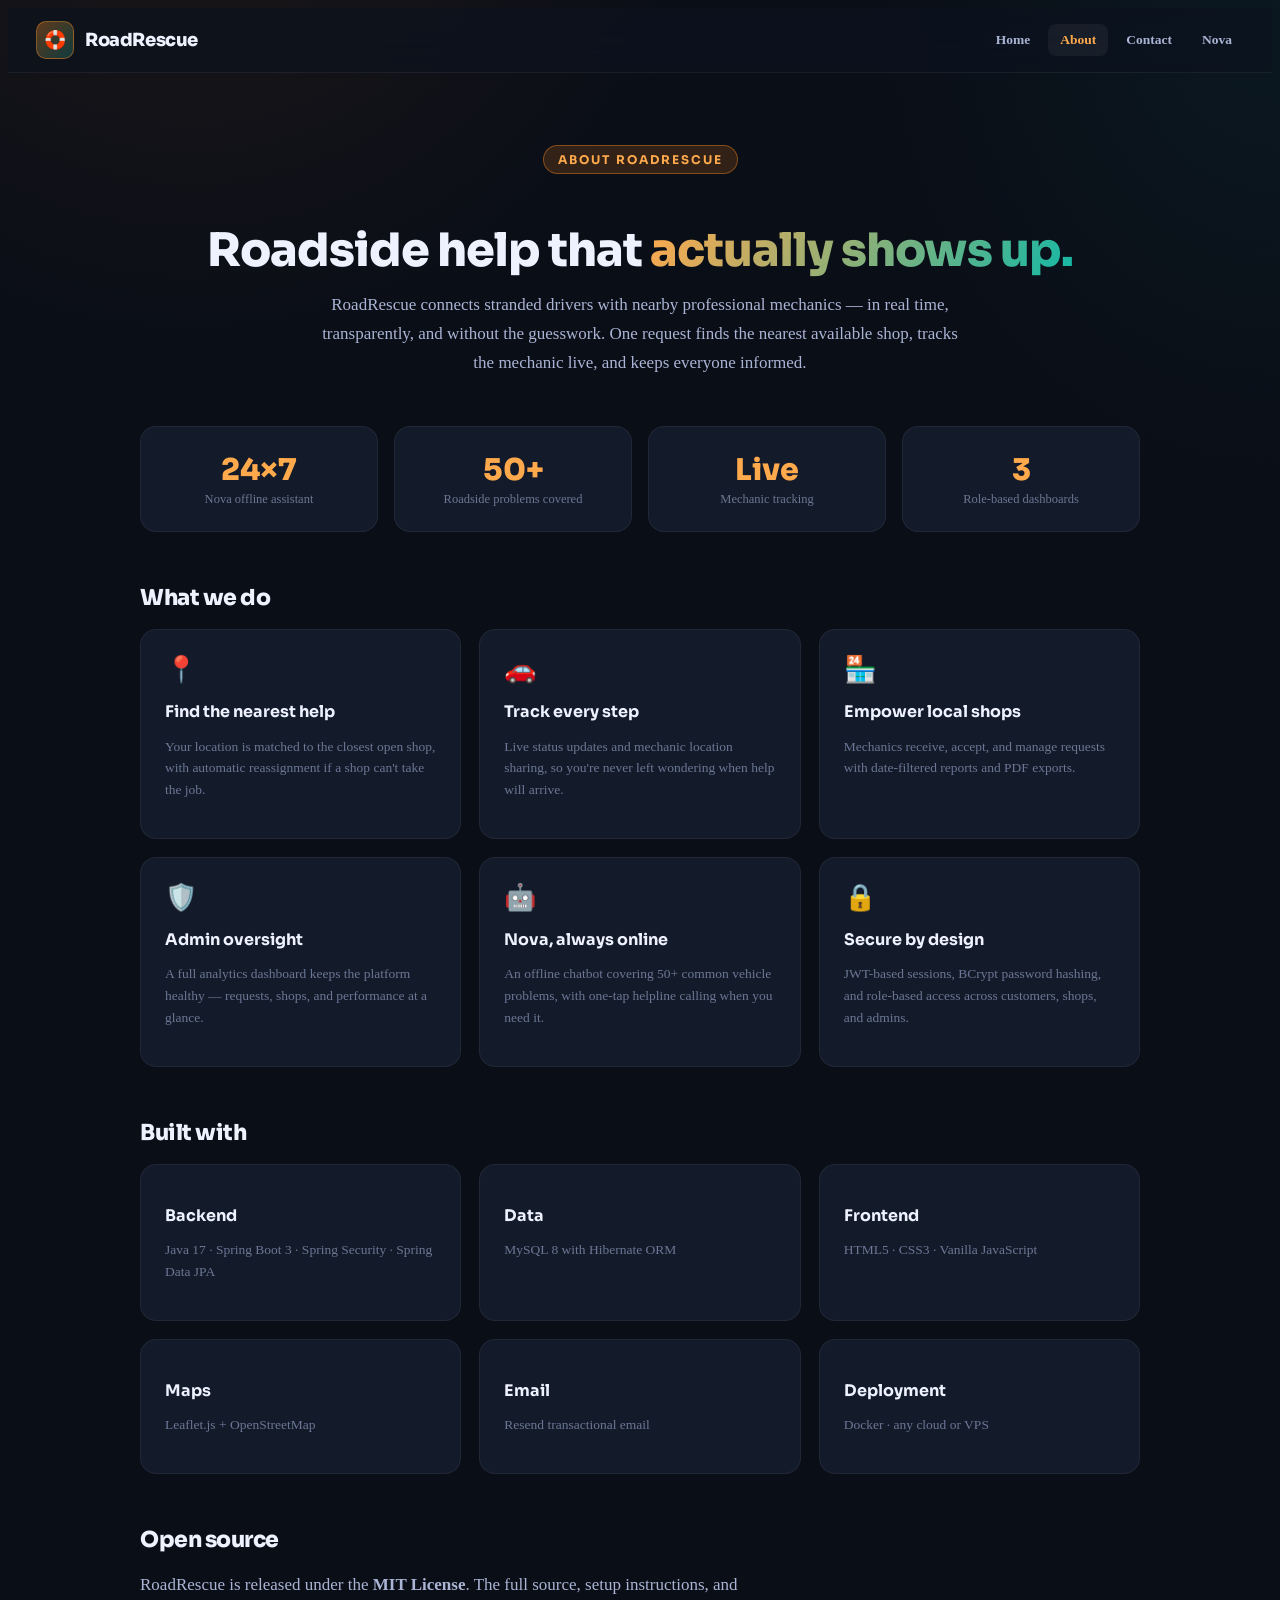
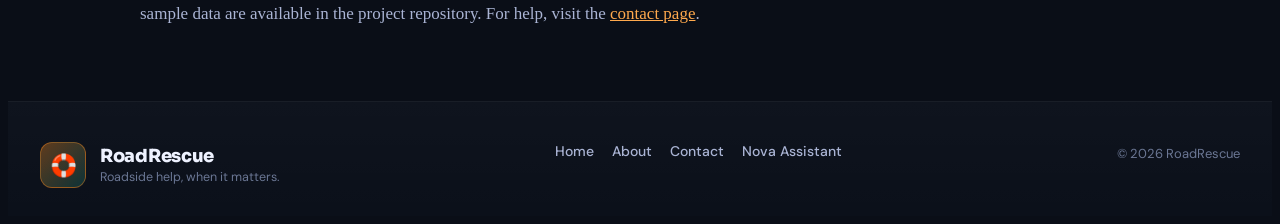
<file: src/main/resources/static/about.html>
<!DOCTYPE html>
<html lang="en">
<head>
<meta charset="UTF-8">
<meta name="viewport" content="width=device-width, initial-scale=1.0">
<title>RoadRescue — About</title>
<link href="https://fonts.googleapis.com/css2?family=Sora:wght@300;400;500;600;700;800&family=DM+Sans:wght@300;400;500;600&display=swap" rel="stylesheet">
<link rel="stylesheet" href="assets/css/app.css">
<script src="assets/js/shell.js" defer></script>
<style>
  .rr-topnav {
    position: sticky; top: 0; z-index: 500;
    display: flex; align-items: center; justify-content: space-between;
    padding: 0 28px; height: 64px;
    background: rgba(13,18,30,0.72);
    backdrop-filter: blur(16px) saturate(140%);
    border-bottom: 1px solid var(--border-subtle);
  }
  .rr-topnav-brand { display: flex; align-items: center; gap: 11px; text-decoration: none; }
  .rr-topnav-mark {
    width: 36px; height: 36px; border-radius: 10px; display: grid; place-items: center;
    font-size: 18px; background: linear-gradient(135deg, var(--stripe-glow-strong), rgba(20,184,166,0.25));
    border: 1px solid var(--border-accent);
  }
  .rr-topnav-brand span {
    font-family: var(--font-display); font-weight: 800; font-size: 18px;
    color: var(--text-primary); letter-spacing: -0.4px;
  }
  .rr-topnav-nav { display: flex; gap: 6px; align-items: center; }
  .rr-topnav-nav a {
    color: var(--text-secondary); text-decoration: none; font-size: 13.5px;
    font-weight: 600; padding: 8px 12px; border-radius: 8px; transition: all .16s ease;
  }
  .rr-topnav-nav a:hover, .rr-topnav-nav a.active { color: #fff; background: rgba(255,255,255,0.05); }
  .rr-topnav-nav a.active { color: var(--stripe-purple-bright); }
  .rr-section-title {
    font-family: var(--font-display); font-size: 22px; font-weight: 800;
    color: var(--text-primary); margin: 52px 0 18px; letter-spacing: -0.5px;
  }
  .rr-stat-row { display: grid; grid-template-columns: repeat(auto-fit, minmax(150px, 1fr)); gap: 16px; }
  .rr-stat {
    text-align: center; padding: 24px 16px; border-radius: var(--radius-lg);
    background: var(--bg-card); border: 1px solid var(--border-subtle);
  }
  .rr-stat b { display: block; font-family: var(--font-display); font-size: 30px; font-weight: 800; color: var(--stripe-purple-bright); }
  .rr-stat span { font-size: 12.5px; color: var(--text-muted); }
  .rr-team-card {
    display: flex; align-items: center; gap: 16px; padding: 22px;
    background: var(--bg-card); border: 1px solid var(--border-subtle); border-radius: var(--radius-lg);
    transition: transform .28s var(--rr-ease), border-color .28s var(--rr-ease);
  }
  .rr-team-card:hover { transform: translateY(-4px); border-color: var(--border-accent); }
  .rr-team-card .name { font-family: var(--font-display); font-weight: 700; font-size: 16px; color: var(--text-primary); }
  .rr-team-card .role { font-size: 13px; color: var(--text-muted); margin-top: 2px; }
</style>
</head>
<body>
<div class="rr-page">

  <nav class="rr-topnav">
    <a href="index.html" class="rr-topnav-brand">
      <div class="rr-topnav-mark">🛟</div>
      <span>RoadRescue</span>
    </a>
    <div class="rr-topnav-nav">
      <a href="index.html">Home</a>
      <a href="about.html" class="active">About</a>
      <a href="contact.html">Contact</a>
      <a href="nova.html">Nova</a>
    </div>
  </nav>

  <header class="rr-hero">
    <div class="rr-eyebrow">About RoadRescue</div>
    <h1 class="rr-h1">Roadside help that <span>actually shows up.</span></h1>
    <p class="rr-lead">
      RoadRescue connects stranded drivers with nearby professional mechanics —
      in real time, transparently, and without the guesswork. One request finds the
      nearest available shop, tracks the mechanic live, and keeps everyone informed.
    </p>
  </header>

  <div class="rr-wrap">
    <div class="rr-stat-row">
      <div class="rr-stat"><b>24×7</b><span>Nova offline assistant</span></div>
      <div class="rr-stat"><b>50+</b><span>Roadside problems covered</span></div>
      <div class="rr-stat"><b>Live</b><span>Mechanic tracking</span></div>
      <div class="rr-stat"><b>3</b><span>Role-based dashboards</span></div>
    </div>

    <h2 class="rr-section-title">What we do</h2>
    <div class="rr-grid">
      <div class="rr-tile">
        <div class="ic">📍</div>
        <h3>Find the nearest help</h3>
        <p>Your location is matched to the closest open shop, with automatic reassignment if a shop can't take the job.</p>
      </div>
      <div class="rr-tile">
        <div class="ic">🚗</div>
        <h3>Track every step</h3>
        <p>Live status updates and mechanic location sharing, so you're never left wondering when help will arrive.</p>
      </div>
      <div class="rr-tile">
        <div class="ic">🏪</div>
        <h3>Empower local shops</h3>
        <p>Mechanics receive, accept, and manage requests with date-filtered reports and PDF exports.</p>
      </div>
      <div class="rr-tile">
        <div class="ic">🛡️</div>
        <h3>Admin oversight</h3>
        <p>A full analytics dashboard keeps the platform healthy — requests, shops, and performance at a glance.</p>
      </div>
      <div class="rr-tile">
        <div class="ic">🤖</div>
        <h3>Nova, always online</h3>
        <p>An offline chatbot covering 50+ common vehicle problems, with one-tap helpline calling when you need it.</p>
      </div>
      <div class="rr-tile">
        <div class="ic">🔒</div>
        <h3>Secure by design</h3>
        <p>JWT-based sessions, BCrypt password hashing, and role-based access across customers, shops, and admins.</p>
      </div>
    </div>

    <h2 class="rr-section-title">Built with</h2>
    <div class="rr-grid">
      <div class="rr-tile"><h3>Backend</h3><p>Java 17 · Spring Boot 3 · Spring Security · Spring Data JPA</p></div>
      <div class="rr-tile"><h3>Data</h3><p>MySQL 8 with Hibernate ORM</p></div>
      <div class="rr-tile"><h3>Frontend</h3><p>HTML5 · CSS3 · Vanilla JavaScript</p></div>
      <div class="rr-tile"><h3>Maps</h3><p>Leaflet.js + OpenStreetMap</p></div>
      <div class="rr-tile"><h3>Email</h3><p>Resend transactional email</p></div>
      <div class="rr-tile"><h3>Deployment</h3><p>Docker · any cloud or VPS</p></div>
    </div>

    <h2 class="rr-section-title">Open source</h2>
    <p class="rr-lead" style="text-align:left; margin:0;">
      RoadRescue is released under the <strong>MIT License</strong>. The full source,
      setup instructions, and sample data are available in the project repository.
      For help, visit the <a href="contact.html" style="color:var(--stripe-purple-bright);">contact page</a>.
    </p>
  </div>

</div>
</body>
</html>
</file>
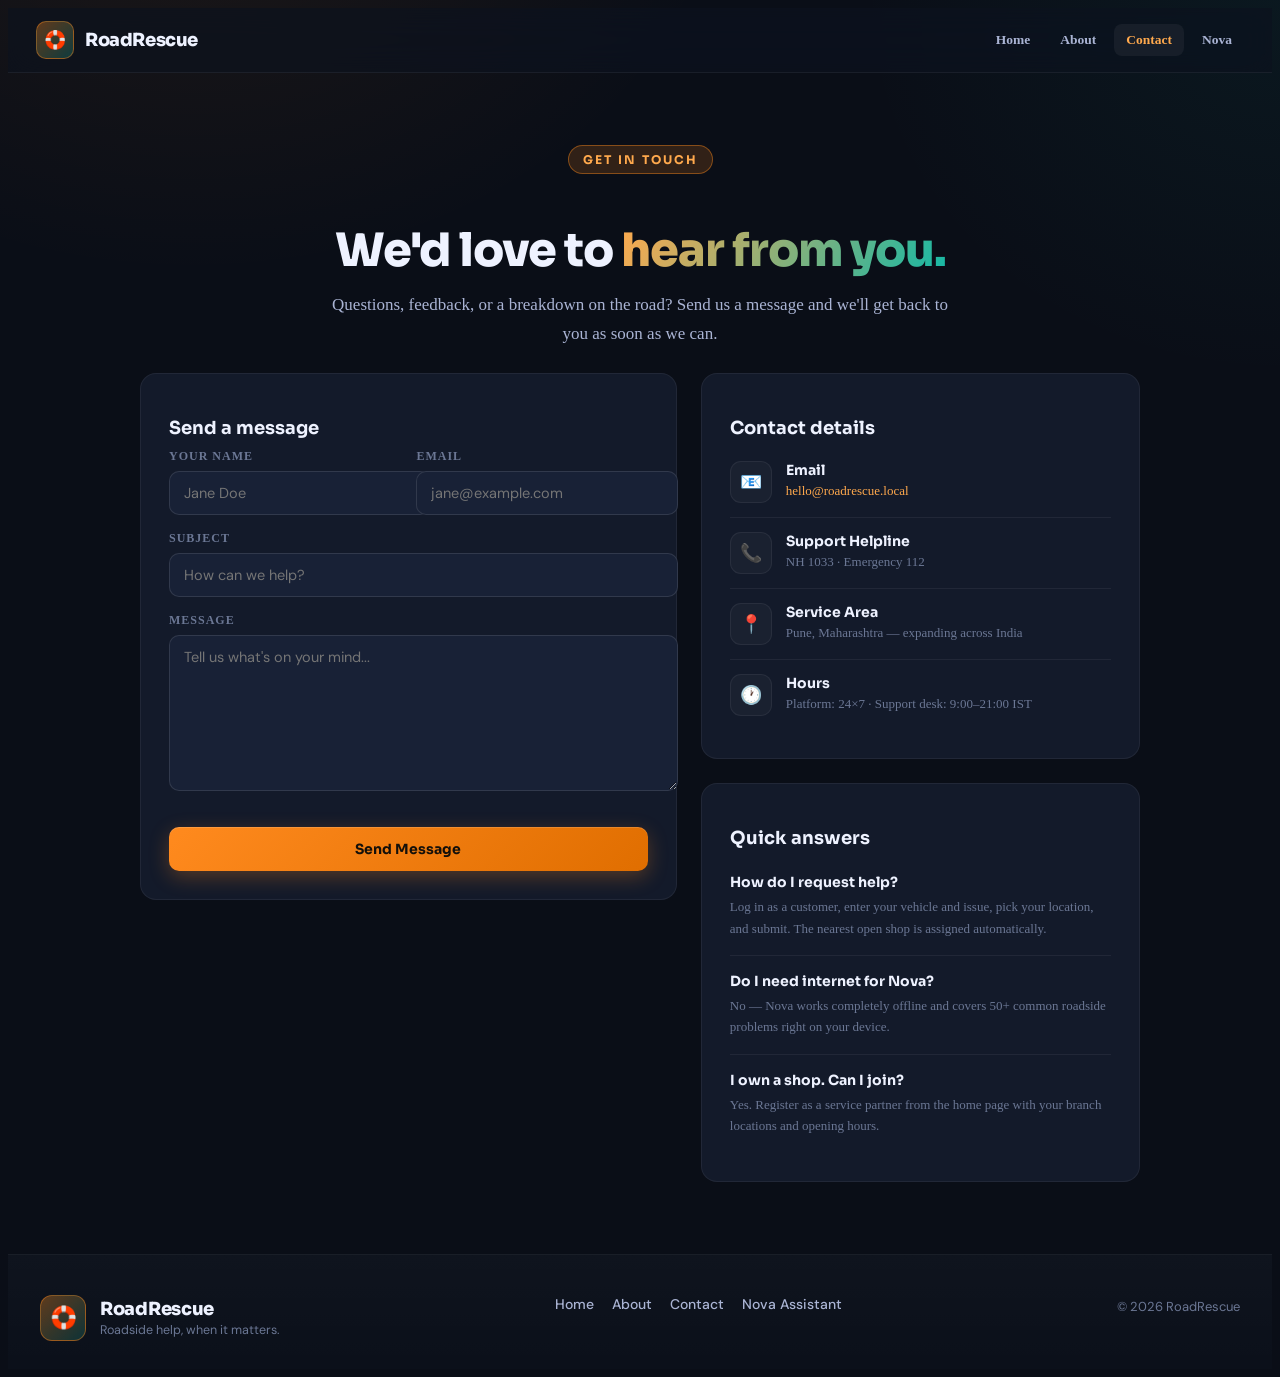
<file: src/main/resources/static/contact.html>
<!DOCTYPE html>
<html lang="en">
<head>
<meta charset="UTF-8">
<meta name="viewport" content="width=device-width, initial-scale=1.0">
<title>RoadRescue — Contact</title>
<link href="https://fonts.googleapis.com/css2?family=Sora:wght@300;400;500;600;700;800&family=DM+Sans:wght@300;400;500;600&display=swap" rel="stylesheet">
<link rel="stylesheet" href="assets/css/app.css">
<script src="assets/js/shell.js" defer></script>
<style>
  .rr-topnav {
    position: sticky; top: 0; z-index: 500;
    display: flex; align-items: center; justify-content: space-between;
    padding: 0 28px; height: 64px;
    background: rgba(13,18,30,0.72);
    backdrop-filter: blur(16px) saturate(140%);
    border-bottom: 1px solid var(--border-subtle);
  }
  .rr-topnav-brand { display: flex; align-items: center; gap: 11px; text-decoration: none; }
  .rr-topnav-mark {
    width: 36px; height: 36px; border-radius: 10px; display: grid; place-items: center;
    font-size: 18px; background: linear-gradient(135deg, var(--stripe-glow-strong), rgba(20,184,166,0.25));
    border: 1px solid var(--border-accent);
  }
  .rr-topnav-brand span {
    font-family: var(--font-display); font-weight: 800; font-size: 18px;
    color: var(--text-primary); letter-spacing: -0.4px;
  }
  .rr-topnav-nav { display: flex; gap: 6px; align-items: center; }
  .rr-topnav-nav a {
    color: var(--text-secondary); text-decoration: none; font-size: 13.5px;
    font-weight: 600; padding: 8px 12px; border-radius: 8px; transition: all .16s ease;
  }
  .rr-topnav-nav a:hover, .rr-topnav-nav a.active { color: #fff; background: rgba(255,255,255,0.05); }
  .rr-topnav-nav a.active { color: var(--stripe-purple-bright); }

  .rr-contact-grid { display: grid; grid-template-columns: 1.1fr 0.9fr; gap: 24px; align-items: start; }
  .rr-contact .rr-card {
    background: var(--bg-card); border: 1px solid var(--border-subtle);
    border-radius: var(--radius-lg); padding: 28px;
  }
  .rr-info-item { display: flex; gap: 14px; align-items: flex-start; padding: 14px 0; border-bottom: 1px solid var(--border-subtle); }
  .rr-info-item:last-child { border-bottom: none; }
  .rr-info-ic {
    width: 40px; height: 40px; flex-shrink: 0; border-radius: 11px; display: grid; place-items: center;
    font-size: 18px; background: rgba(255,255,255,0.03); border: 1px solid var(--border-subtle);
  }
  .rr-info-item .t { font-family: var(--font-display); font-weight: 700; font-size: 14px; color: var(--text-primary); }
  .rr-info-item .d { font-size: 13px; color: var(--text-muted); margin-top: 2px; line-height: 1.6; }
  .rr-info-item a { color: var(--stripe-purple-bright); text-decoration: none; }

  .rr-faq { padding: 16px 0; border-bottom: 1px solid var(--border-subtle); }
  .rr-faq:last-child { border-bottom: none; }
  .rr-faq .q { font-family: var(--font-display); font-weight: 700; font-size: 14px; color: var(--text-primary); margin-bottom: 5px; }
  .rr-faq .a { font-size: 13px; color: var(--text-muted); line-height: 1.65; }

  .rr-submit {
    grid-column: 1 / -1;
  }
  @media (max-width: 820px) { .rr-contact-grid { grid-template-columns: 1fr; } }
</style>
</head>
<body>
<div class="rr-page">

  <nav class="rr-topnav">
    <a href="index.html" class="rr-topnav-brand">
      <div class="rr-topnav-mark">🛟</div>
      <span>RoadRescue</span>
    </a>
    <div class="rr-topnav-nav">
      <a href="index.html">Home</a>
      <a href="about.html">About</a>
      <a href="contact.html" class="active">Contact</a>
      <a href="nova.html">Nova</a>
    </div>
  </nav>

  <header class="rr-hero" style="padding-bottom:24px;">
    <div class="rr-eyebrow">Get in touch</div>
    <h1 class="rr-h1">We'd love to <span>hear from you.</span></h1>
    <p class="rr-lead">
      Questions, feedback, or a breakdown on the road? Send us a message and
      we'll get back to you as soon as we can.
    </p>
  </header>

  <div class="rr-wrap">
    <div class="rr-contact-grid rr-contact">

      <div class="rr-card">
        <h2 style="font-family:var(--font-display);font-size:18px;margin-bottom:10px;color:var(--text-primary);">Send a message</h2>
        <form id="contactForm" novalidate>
          <div class="row">
            <div>
              <label for="cName">Your name</label>
              <input type="text" id="cName" placeholder="Jane Doe" required>
            </div>
            <div>
              <label for="cEmail">Email</label>
              <input type="email" id="cEmail" placeholder="jane@example.com" required>
            </div>
          </div>
          <div>
            <label for="cSubject">Subject</label>
            <input type="text" id="cSubject" placeholder="How can we help?">
          </div>
          <div>
            <label for="cMessage">Message</label>
            <textarea id="cMessage" placeholder="Tell us what's on your mind..." required></textarea>
          </div>
          <p id="cMsg" style="font-size:13px;color:var(--text-muted);margin:-4px 0 0;"></p>
          <button type="submit" class="btn-primary rr-submit" style="padding:13px;border-radius:10px;font-family:var(--font-display);font-size:14px;cursor:pointer;">
            Send Message
          </button>
        </form>
      </div>

      <div style="display:grid;gap:24px;">
        <div class="rr-card">
          <h2 style="font-family:var(--font-display);font-size:18px;margin-bottom:8px;color:var(--text-primary);">Contact details</h2>
          <div class="rr-info-item">
            <div class="rr-info-ic">📧</div>
            <div><div class="t">Email</div><div class="d"><a href="mailto:hello@roadrescue.local">hello@roadrescue.local</a></div></div>
          </div>
          <div class="rr-info-item">
            <div class="rr-info-ic">📞</div>
            <div><div class="t">Support Helpline</div><div class="d">NH 1033 · Emergency 112</div></div>
          </div>
          <div class="rr-info-item">
            <div class="rr-info-ic">📍</div>
            <div><div class="t">Service Area</div><div class="d">Pune, Maharashtra — expanding across India</div></div>
          </div>
          <div class="rr-info-item">
            <div class="rr-info-ic">🕐</div>
            <div><div class="t">Hours</div><div class="d">Platform: 24×7 · Support desk: 9:00–21:00 IST</div></div>
          </div>
        </div>

        <div class="rr-card">
          <h2 style="font-family:var(--font-display);font-size:18px;margin-bottom:8px;color:var(--text-primary);">Quick answers</h2>
          <div class="rr-faq">
            <div class="q">How do I request help?</div>
            <div class="a">Log in as a customer, enter your vehicle and issue, pick your location, and submit. The nearest open shop is assigned automatically.</div>
          </div>
          <div class="rr-faq">
            <div class="q">Do I need internet for Nova?</div>
            <div class="a">No — Nova works completely offline and covers 50+ common roadside problems right on your device.</div>
          </div>
          <div class="rr-faq">
            <div class="q">I own a shop. Can I join?</div>
            <div class="a">Yes. Register as a service partner from the home page with your branch locations and opening hours.</div>
          </div>
        </div>
      </div>

    </div>
  </div>

</div>

<script>
  document.getElementById("contactForm").addEventListener("submit", function (e) {
    e.preventDefault();
    var name = document.getElementById("cName").value.trim();
    var email = document.getElementById("cEmail").value.trim();
    var message = document.getElementById("cMessage").value.trim();
    var el = document.getElementById("cMsg");

    if (!name || !email || !message) {
      el.textContent = "Please fill in your name, email and message.";
      el.style.color = "#fb7185";
      return;
    }
    if (!/^[^\s@]+@[^\s@]+\.[^\s@]+$/.test(email)) {
      el.textContent = "Please enter a valid email address.";
      el.style.color = "#fb7185";
      return;
    }

    // Front-end only demo: no backend endpoint for contact messages.
    el.textContent = "";
    if (window.showToast) window.showToast("Thanks, " + name + "! Your message has been noted.", "ok");
    this.reset();
  });
</script>
</body>
</html>
</file>
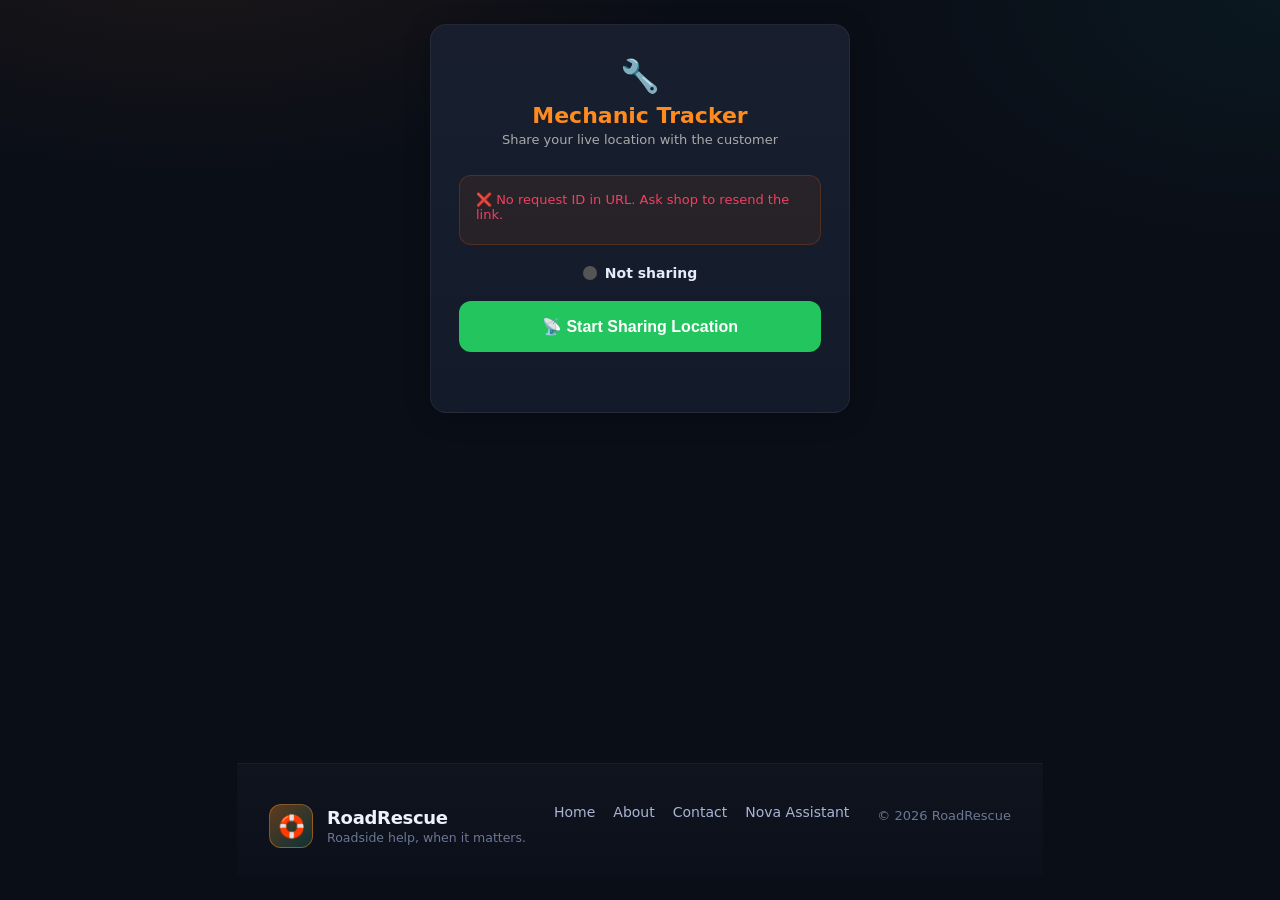
<file: src/main/resources/static/mechanic-track.html>
<!DOCTYPE html>
<html lang="en">
<head>
<meta charset="UTF-8">
<meta name="viewport" content="width=device-width, initial-scale=1.0">
<title>RoadRescue — Mechanic Tracker</title>
<style>
  * { margin:0; padding:0; box-sizing:border-box; }
  body { font-family:'DM Sans',system-ui,sans-serif; background:#0a0e17; color:#fff; min-height:100vh; display:flex; flex-direction:column; align-items:center; justify-content:center; padding:24px; }
  .card { background:#131a2a; border:1px solid rgba(255,255,255,0.08); border-radius:20px; padding:32px 28px; width:100%; max-width:420px; text-align:center; }
  .logo { font-size:32px; margin-bottom:8px; }
  h1 { font-size:22px; font-weight:800; color:#ff8a1e; margin-bottom:4px; }
  .sub { font-size:13px; color:#aaa; margin-bottom:28px; }
  .status-dot { width:14px; height:14px; border-radius:50%; background:#555; display:inline-block; margin-right:8px; transition:background 0.3s; }
  .status-dot.active { background:#22c55e; box-shadow:0 0 0 4px rgba(39,174,96,0.25); animation:pulse 1.5s infinite; }
  .status-dot.error { background:#f43f5e; }
  @keyframes pulse { 0%,100%{box-shadow:0 0 0 4px rgba(39,174,96,0.25);} 50%{box-shadow:0 0 0 8px rgba(39,174,96,0.1);} }
  .status-row { display:flex; align-items:center; justify-content:center; font-size:14px; font-weight:600; margin-bottom:20px; }
  .btn { width:100%; padding:16px; border:none; border-radius:12px; font-size:16px; font-weight:700; cursor:pointer; transition:all 0.2s; margin-bottom:12px; }
  .btn-start { background:#22c55e; color:#fff; }
  .btn-start:hover { background:#16a34a; }
  .btn-stop { background:#f43f5e; color:#fff; }
  .btn-stop:hover { background:#e11d48; }
  .btn:disabled { opacity:0.5; cursor:not-allowed; }
  .info-box { background:rgba(255,102,0,0.08); border:1px solid rgba(255,102,0,0.2); border-radius:12px; padding:16px; margin-bottom:20px; text-align:left; }
  .info-row { font-size:13px; color:#ccc; margin-bottom:6px; }
  .info-row b { color:#ff8a1e; }
  .coords { font-size:12px; color:#666; margin-top:16px; font-family:monospace; }
  .update-count { font-size:12px; color:#555; margin-top:8px; }
  .error-msg { color:#f43f5e; font-size:13px; margin-top:12px; display:none; }
</style>
    <link rel="stylesheet" href="assets/css/app.css">
    <script src="assets/js/shell.js" defer></script>
</head>
<body>
<div class="card">
  <div class="logo">🔧</div>
  <h1>Mechanic Tracker</h1>
  <p class="sub">Share your live location with the customer</p>

  <div class="info-box" id="infoBox">
    <div class="info-row">Loading request details...</div>
  </div>

  <div class="status-row">
    <span class="status-dot" id="dot"></span>
    <span id="statusText">Not sharing</span>
  </div>

  <button class="btn btn-start" id="startBtn" onclick="startTracking()">📡 Start Sharing Location</button>
  <button class="btn btn-stop" id="stopBtn" onclick="stopTracking()" style="display:none;">⛔ Stop Sharing</button>

  <div class="coords" id="coords"></div>
  <div class="update-count" id="updateCount"></div>
  <div class="error-msg" id="errorMsg"></div>
</div>

<script>
const API = "";
const params = new URLSearchParams(window.location.search);
const requestId = params.get('requestId');

let watchId = null;
let updateInterval = null;
let currentLat = null;
let currentLng = null;
let updatesSent = 0;

// Load request info on page load
window.addEventListener('load', async () => {
  if (!requestId) {
    document.getElementById('infoBox').innerHTML = '<div class="info-row" style="color:#f43f5e;">❌ No request ID in URL. Ask shop to resend the link.</div>';
    return;
  }
  try {
    const res = await fetch(API + '/api/requests/' + requestId);
    // Admin endpoint returns full list, use direct id
    const allRes = await fetch(API + '/api/requests');
    const all = await allRes.json();
    const req = all.find(r => r.id == requestId);
    if (req) {
      document.getElementById('infoBox').innerHTML = `
        <div class="info-row">🆔 <b>Request #${req.id}</b></div>
        <div class="info-row">👤 <b>Customer:</b> ${req.customerName || 'N/A'}</div>
        <div class="info-row">🚗 <b>Vehicle:</b> ${req.vehicleNumber || 'N/A'}</div>
        <div class="info-row">🔧 <b>Issue:</b> ${req.issue || 'N/A'}</div>
        <div class="info-row">📞 <b>Your Name:</b> ${req.mechanicName || 'N/A'}</div>
      `;
    }
  } catch(e) {
    document.getElementById('infoBox').innerHTML = '<div class="info-row" style="color:#aaa;">Could not load request details.</div>';
  }
});

function startTracking() {
  if (!requestId) { showError('No request ID. Use the link sent by your shop.'); return; }
  if (!navigator.geolocation) { showError('Geolocation not supported on this device.'); return; }

  document.getElementById('startBtn').style.display = 'none';
  document.getElementById('stopBtn').style.display = 'block';
  document.getElementById('statusText').textContent = 'Getting location...';

  // Watch GPS continuously
  watchId = navigator.geolocation.watchPosition(
    pos => {
      currentLat = pos.coords.latitude;
      currentLng = pos.coords.longitude;
      document.getElementById('dot').className = 'status-dot active';
      document.getElementById('statusText').textContent = 'Sharing live location';
      document.getElementById('coords').textContent = `📍 ${currentLat.toFixed(6)}, ${currentLng.toFixed(6)}`;
      document.getElementById('errorMsg').style.display = 'none';
    },
    err => {
      showError('Location error: ' + err.message);
    },
    { enableHighAccuracy: true, timeout: 5000, maximumAge: 0 }
  );

  // Send to server every 1 second
  updateInterval = setInterval(async () => {
    if (currentLat === null || currentLng === null) return;
    try {
      await fetch(API + '/api/track/' + requestId + '/location', {
        method: 'PATCH',
        headers: { 'Content-Type': 'application/json' },
        body: JSON.stringify({ lat: currentLat, lng: currentLng })
      });
      updatesSent++;
      document.getElementById('updateCount').textContent = `✅ ${updatesSent} updates sent`;
    } catch(e) {
      document.getElementById('updateCount').textContent = '⚠️ Failed to send update';
    }
  }, 1000);
}

function stopTracking() {
  if (watchId !== null) { navigator.geolocation.clearWatch(watchId); watchId = null; }
  if (updateInterval !== null) { clearInterval(updateInterval); updateInterval = null; }
  document.getElementById('startBtn').style.display = 'block';
  document.getElementById('stopBtn').style.display = 'none';
  document.getElementById('dot').className = 'status-dot';
  document.getElementById('statusText').textContent = 'Not sharing';
  currentLat = null; currentLng = null; updatesSent = 0;
  document.getElementById('updateCount').textContent = '';
}

function showError(msg) {
  document.getElementById('dot').className = 'status-dot error';
  document.getElementById('statusText').textContent = 'Error';
  const el = document.getElementById('errorMsg');
  el.textContent = msg;
  el.style.display = 'block';
}
</script>
</body>
</html>
</file>
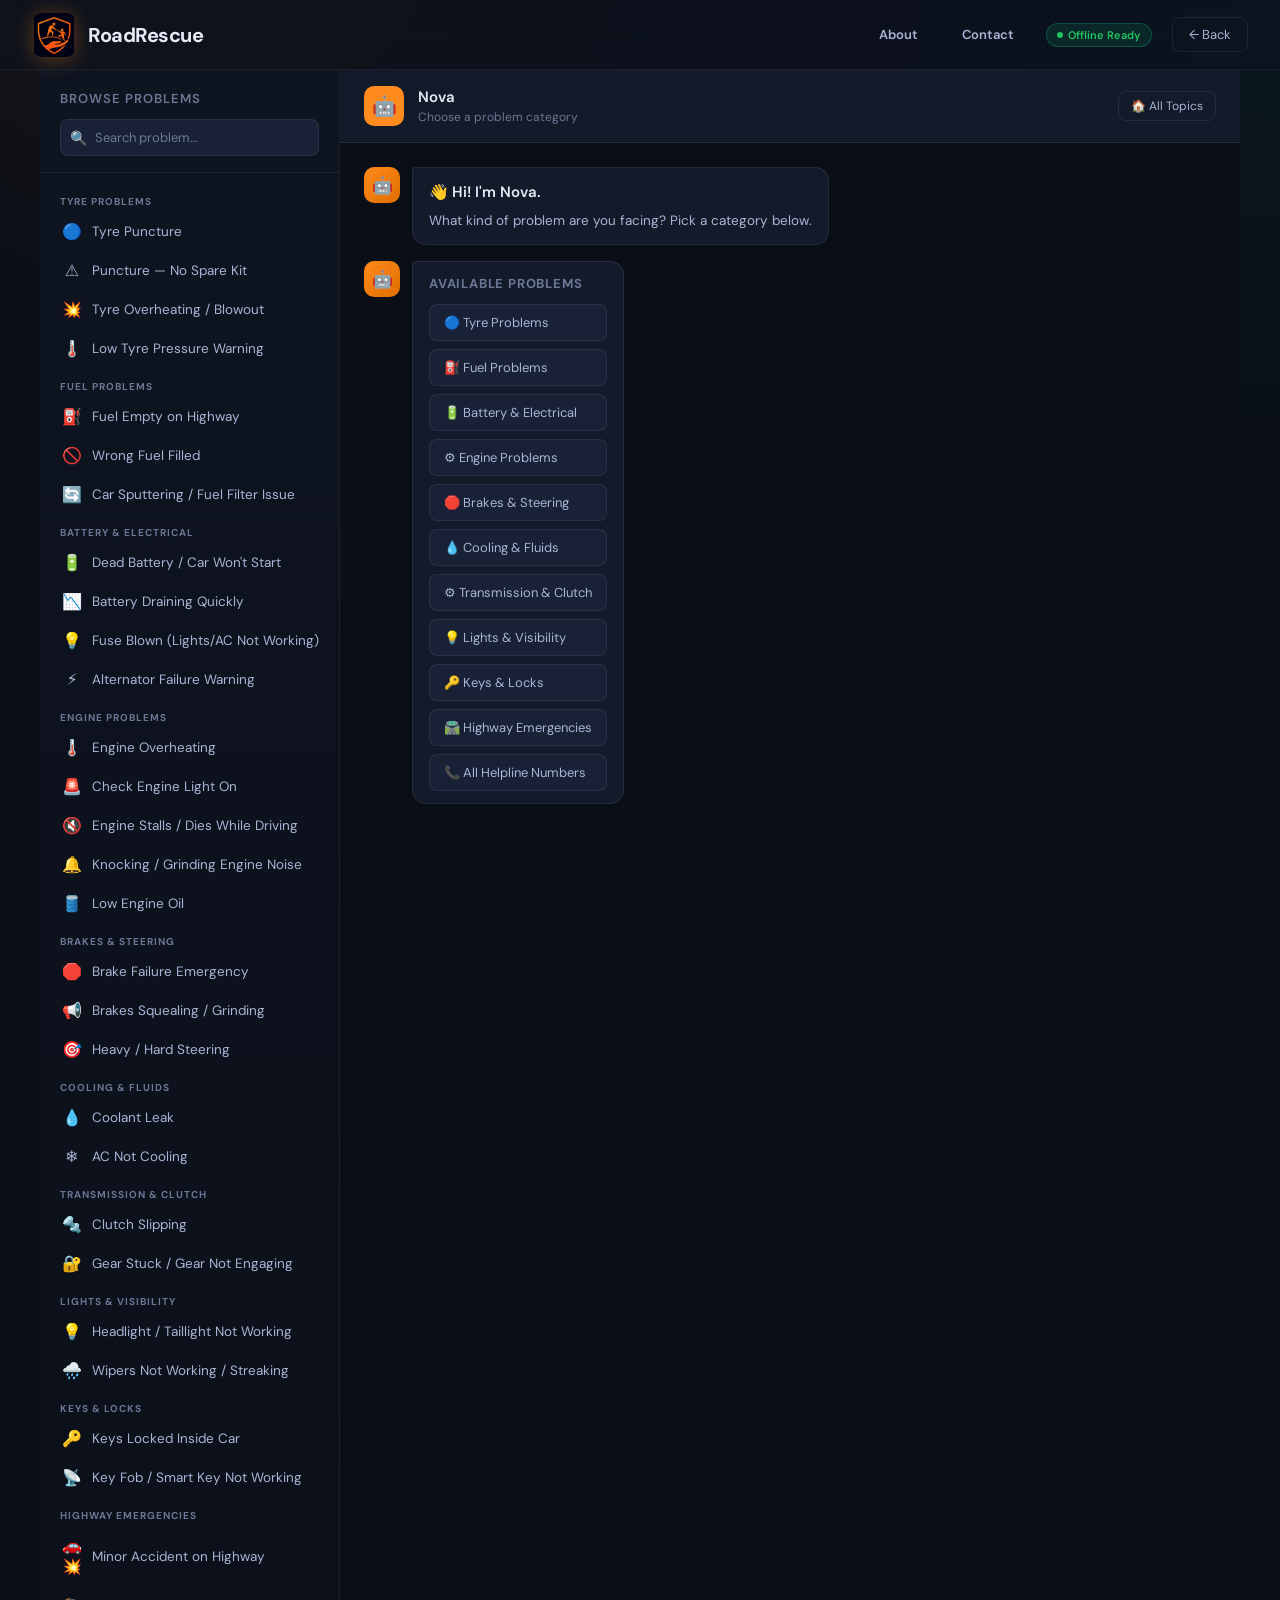
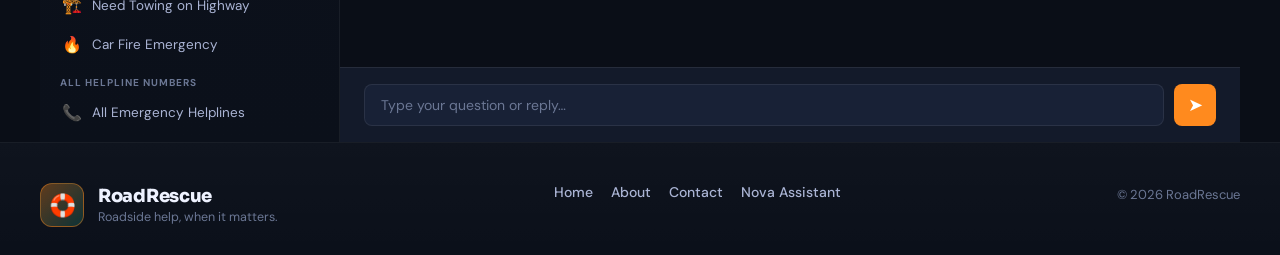
<file: src/main/resources/static/nova.html>
<!DOCTYPE html>
<html lang="en">
<head>
<meta charset="UTF-8">
<meta name="viewport" content="width=device-width, initial-scale=1.0">
<title>Nova — Roadside Assistant</title>
<link href="https://fonts.googleapis.com/css2?family=Sora:wght@300;400;500;600;700;800&family=DM+Sans:wght@300;400;500;600&display=swap" rel="stylesheet">
<style>
:root {
  --bg-void: #06070f;
  --bg-deep: #0a0c1a;
  --bg-dark: #0a0c1a;
  --bg-card: #0f1120;
  --bg-surface: #141729;
  --bg-raised: #1a1f35;

  --stripe-purple: #ff8a1e;
  --stripe-purple-bright: #ffa94d;
  --stripe-violet: #e06e00;
  --stripe-glow: rgba(255,138,30,0.18);

  --primary: #ff8a1e;
  --primary-hover: #ffa94d;
  --primary-light: rgba(255,138,30,0.15);

  --text-main: #eef0ff;
  --text-secondary: #a8b0d8;
  --text-muted: #5a6080;
  --border: rgba(255,255,255,0.08);
  --border-accent: rgba(255,138,30,0.4);

  --success: #10b981;
  --error: #f43f5e;
  --warning: #f59e0b;
  --info: #06b6d4;

  --font: 'Sora', sans-serif;
  --font-body: 'DM Sans', sans-serif;

  --radius-sm: 8px;
  --radius-md: 12px;
  --radius-lg: 16px;
}

* { box-sizing: border-box; margin: 0; padding: 0; }

body {
  font-family: var(--font-body);
  background: var(--bg-void);
  color: var(--text-main);
  min-height: 100vh;
  display: flex;
  flex-direction: column;
}

/* ── Navbar ── */
.navbar {
  background: rgba(6,7,15,0.85);
  backdrop-filter: blur(12px);
  -webkit-backdrop-filter: blur(12px);
  padding: 0 32px;
  height: 70px;
  display: flex;
  align-items: center;
  justify-content: space-between;
  position: sticky;
  top: 0;
  z-index: 100;
  border-bottom: 1px solid var(--border);
}

.nav-brand {
  font-size: 20px;
  font-weight: 700;
  color: var(--text-main);
  display: flex;
  align-items: center;
  gap: 12px;
  letter-spacing: -0.5px;
  text-decoration: none;
}

.brand-mark {
  width: 44px; height: 44px;
  background: linear-gradient(135deg, var(--stripe-purple), var(--stripe-violet));
  border-radius: 12px;
  display: flex; align-items: center; justify-content: center;
  font-size: 20px;
}

.nav-right {
  display: flex; align-items: center; gap: 20px;
}

.btn-back {
  background: transparent;
  color: var(--text-secondary);
  border: 1px solid var(--border);
  padding: 8px 16px;
  border-radius: var(--radius-sm);
  font-size: 13px;
  font-family: var(--font-body);
  cursor: pointer;
  text-decoration: none;
  display: flex; align-items: center; gap: 6px;
  transition: all 0.2s;
}
.btn-back:hover { background: var(--bg-raised); color: var(--text-main); }

/* ── Layout ── */
.page-wrap {
  flex: 1;
  display: grid;
  grid-template-columns: 300px 1fr;
  height: calc(100vh - 70px);
  overflow: hidden;
}

/* ── Sidebar / Categories ── */
.sidebar {
  background: var(--bg-card);
  border-right: 1px solid var(--border);
  display: flex;
  flex-direction: column;
  overflow: hidden;
}

.sidebar-header {
  padding: 20px 20px 16px;
  border-bottom: 1px solid var(--border);
}

.sidebar-title {
  font-family: var(--font);
  font-size: 13px;
  font-weight: 600;
  color: var(--text-muted);
  text-transform: uppercase;
  letter-spacing: 1px;
  margin-bottom: 12px;
}

.search-box {
  position: relative;
}
.search-box input {
  width: 100%;
  background: var(--bg-surface);
  border: 1px solid var(--border);
  border-radius: var(--radius-sm);
  color: var(--text-main);
  font-family: var(--font-body);
  font-size: 13px;
  padding: 9px 12px 9px 34px;
  outline: none;
  transition: border-color 0.2s;
}
.search-box input::placeholder { color: var(--text-muted); }
.search-box input:focus { border-color: var(--stripe-purple); }
.search-icon {
  position: absolute; left: 10px; top: 50%; transform: translateY(-50%);
  color: var(--text-muted); font-size: 14px; pointer-events: none;
}

.category-list {
  flex: 1;
  overflow-y: auto;
  padding: 10px 0;
}
.category-list::-webkit-scrollbar { width: 4px; }
.category-list::-webkit-scrollbar-track { background: transparent; }
.category-list::-webkit-scrollbar-thumb { background: var(--bg-raised); border-radius: 2px; }

.cat-group-label {
  font-size: 10px;
  font-weight: 700;
  color: var(--text-muted);
  text-transform: uppercase;
  letter-spacing: 1px;
  padding: 12px 20px 4px;
}

.cat-item {
  display: flex;
  align-items: center;
  gap: 10px;
  padding: 9px 20px;
  cursor: pointer;
  border-radius: 0;
  transition: background 0.15s;
  font-size: 13.5px;
  color: var(--text-secondary);
  border-left: 2px solid transparent;
}
.cat-item:hover { background: var(--bg-surface); color: var(--text-main); }
.cat-item.active {
  background: var(--primary-light);
  color: var(--stripe-purple-bright);
  border-left-color: var(--stripe-purple);
}
.cat-icon { font-size: 16px; width: 20px; text-align: center; }

/* ── Chat Area ── */
.chat-area {
  display: flex;
  flex-direction: column;
  overflow: hidden;
  background: var(--bg-void);
}

/* ── Welcome screen ── */
.welcome-screen {
  flex: 1;
  display: flex;
  flex-direction: column;
  align-items: center;
  justify-content: center;
  padding: 40px;
  text-align: center;
  gap: 20px;
}
.welcome-icon {
  width: 80px; height: 80px;
  background: linear-gradient(135deg, var(--stripe-purple), var(--stripe-violet));
  border-radius: 24px;
  display: flex; align-items: center; justify-content: center;
  font-size: 36px;
  box-shadow: 0 0 40px rgba(255,138,30,0.3);
  animation: float 3s ease-in-out infinite;
}
@keyframes float {
  0%,100% { transform: translateY(0); }
  50% { transform: translateY(-8px); }
}
.welcome-title {
  font-family: var(--font);
  font-size: 28px;
  font-weight: 800;
  letter-spacing: -0.5px;
}
.welcome-title span { color: var(--stripe-purple-bright); }
.welcome-sub {
  font-size: 15px;
  color: var(--text-muted);
  max-width: 420px;
  line-height: 1.6;
}

.quick-grid {
  display: grid;
  grid-template-columns: repeat(3, 1fr);
  gap: 12px;
  max-width: 540px;
  width: 100%;
  margin-top: 10px;
}
.quick-card {
  background: var(--bg-card);
  border: 1px solid var(--border);
  border-radius: var(--radius-md);
  padding: 14px 12px;
  cursor: pointer;
  text-align: center;
  transition: all 0.2s;
  font-size: 13px;
  color: var(--text-secondary);
}
.quick-card:hover {
  border-color: var(--border-accent);
  background: var(--bg-surface);
  color: var(--text-main);
  transform: translateY(-2px);
  box-shadow: 0 8px 24px rgba(255,138,30,0.12);
}
.quick-card .qc-icon { font-size: 24px; margin-bottom: 8px; display: block; }
.quick-card .qc-label { font-size: 12px; font-weight: 500; line-height: 1.3; }

/* ── Chat conversation ── */
.chat-screen {
  flex: 1;
  display: flex;
  flex-direction: column;
  overflow: hidden;
}

.chat-header {
  padding: 16px 24px;
  border-bottom: 1px solid var(--border);
  background: var(--bg-card);
  display: flex;
  align-items: center;
  gap: 14px;
}
.chat-header-icon {
  width: 40px; height: 40px;
  background: var(--primary-light);
  border-radius: 10px;
  display: flex; align-items: center; justify-content: center;
  font-size: 20px;
  border: 1px solid var(--border-accent);
}
.chat-header-text h3 {
  font-family: var(--font);
  font-size: 15px;
  font-weight: 600;
}
.chat-header-text p { font-size: 12px; color: var(--text-muted); margin-top: 2px; }
.btn-home {
  margin-left: auto;
  background: transparent;
  border: 1px solid var(--border);
  color: var(--text-secondary);
  border-radius: var(--radius-sm);
  padding: 6px 12px;
  font-size: 12px;
  cursor: pointer;
  font-family: var(--font-body);
  transition: all 0.2s;
}
.btn-home:hover { background: var(--bg-raised); color: var(--text-main); }

.messages {
  flex: 1;
  overflow-y: auto;
  padding: 24px;
  display: flex;
  flex-direction: column;
  gap: 16px;
}
.messages::-webkit-scrollbar { width: 4px; }
.messages::-webkit-scrollbar-track { background: transparent; }
.messages::-webkit-scrollbar-thumb { background: var(--bg-raised); border-radius: 2px; }

/* Bot message */
.msg {
  display: flex;
  gap: 12px;
  max-width: 82%;
  animation: slideUp 0.25s ease;
}
@keyframes slideUp {
  from { opacity: 0; transform: translateY(10px); }
  to { opacity: 1; transform: translateY(0); }
}
.msg.user { flex-direction: row-reverse; margin-left: auto; }
.msg-avatar {
  width: 36px; height: 36px; min-width: 36px;
  border-radius: 10px;
  background: linear-gradient(135deg, var(--stripe-purple), var(--stripe-violet));
  display: flex; align-items: center; justify-content: center;
  font-size: 17px;
}
.msg.user .msg-avatar {
  background: var(--bg-raised);
  border: 1px solid var(--border);
}
.msg-bubble {
  background: var(--bg-card);
  border: 1px solid var(--border);
  border-radius: 4px 14px 14px 14px;
  padding: 12px 16px;
  font-size: 14px;
  line-height: 1.6;
  color: var(--text-main);
}
.msg.user .msg-bubble {
  background: var(--primary-light);
  border-color: var(--border-accent);
  border-radius: 14px 4px 14px 14px;
  color: var(--text-main);
}

/* Step buttons inside bot bubble */
.step-buttons {
  display: flex;
  flex-direction: column;
  gap: 8px;
  margin-top: 12px;
}
.step-btn {
  background: var(--bg-surface);
  border: 1px solid var(--border);
  border-radius: var(--radius-sm);
  color: var(--text-secondary);
  padding: 9px 14px;
  text-align: left;
  cursor: pointer;
  font-size: 13px;
  font-family: var(--font-body);
  transition: all 0.2s;
  display: flex; align-items: center; gap: 8px;
}
.step-btn:hover { background: var(--primary-light); border-color: var(--border-accent); color: var(--text-main); }
.step-btn:disabled { opacity: 0.4; cursor: not-allowed; }

/* Solution steps */
.solution-steps {
  margin-top: 12px;
  display: flex;
  flex-direction: column;
  gap: 8px;
}
.sol-step {
  display: flex;
  gap: 10px;
  align-items: flex-start;
  padding: 8px 10px;
  background: rgba(255,138,30,0.07);
  border-radius: var(--radius-sm);
  border-left: 2px solid var(--stripe-purple);
}
.sol-num {
  min-width: 22px; height: 22px;
  background: var(--stripe-purple);
  border-radius: 50%;
  display: flex; align-items: center; justify-content: center;
  font-size: 11px;
  font-weight: 700;
  color: #fff;
}
.sol-text { font-size: 13px; line-height: 1.5; color: var(--text-secondary); }

/* Helpline cards */
.helpline-grid {
  display: flex;
  flex-direction: column;
  gap: 8px;
  margin-top: 12px;
}
.helpline-card {
  background: var(--bg-surface);
  border: 1px solid var(--border);
  border-radius: var(--radius-md);
  padding: 12px 14px;
  display: flex;
  align-items: center;
  gap: 12px;
}
.helpline-icon { font-size: 22px; }
.helpline-info { flex: 1; }
.helpline-name { font-size: 13px; font-weight: 600; color: var(--text-main); }
.helpline-num { font-size: 14px; font-weight: 700; color: var(--stripe-purple-bright); margin-top: 2px; }
.helpline-desc { font-size: 11px; color: var(--text-muted); margin-top: 2px; }
.call-btn {
  background: var(--primary-light);
  border: 1px solid var(--border-accent);
  border-radius: var(--radius-sm);
  color: var(--stripe-purple-bright);
  font-size: 12px;
  font-weight: 600;
  padding: 6px 12px;
  cursor: pointer;
  font-family: var(--font-body);
  text-decoration: none;
  display: flex; align-items: center; gap: 4px;
}
.call-btn:hover { background: var(--stripe-purple); color: #fff; }

/* Input bar */
.input-bar {
  padding: 16px 24px;
  border-top: 1px solid var(--border);
  background: var(--bg-card);
  display: flex;
  gap: 10px;
  align-items: center;
}
.input-bar input {
  flex: 1;
  background: var(--bg-surface);
  border: 1px solid var(--border);
  border-radius: var(--radius-sm);
  color: var(--text-main);
  font-family: var(--font-body);
  font-size: 14px;
  padding: 11px 16px;
  outline: none;
  transition: border-color 0.2s;
}
.input-bar input::placeholder { color: var(--text-muted); }
.input-bar input:focus { border-color: var(--stripe-purple); }
.send-btn {
  width: 42px; height: 42px;
  background: var(--stripe-purple);
  border: none;
  border-radius: var(--radius-sm);
  color: #fff;
  font-size: 18px;
  cursor: pointer;
  display: flex; align-items: center; justify-content: center;
  transition: background 0.2s, transform 0.1s;
}
.send-btn:hover { background: var(--stripe-purple-bright); }
.send-btn:active { transform: scale(0.95); }

/* Offline badge */
.offline-badge {
  display: inline-flex;
  align-items: center;
  gap: 5px;
  background: rgba(16,185,129,0.12);
  border: 1px solid rgba(16,185,129,0.3);
  border-radius: 20px;
  padding: 4px 10px;
  font-size: 11px;
  color: var(--success);
  font-weight: 600;
}
.offline-dot {
  width: 6px; height: 6px;
  background: var(--success);
  border-radius: 50%;
  animation: pulse 2s infinite;
}
@keyframes pulse {
  0%,100% { opacity: 1; }
  50% { opacity: 0.4; }
}

/* Typing indicator */
.typing-indicator {
  display: flex; gap: 4px; align-items: center; padding: 4px 0;
}
.typing-dot {
  width: 7px; height: 7px;
  background: var(--text-muted);
  border-radius: 50%;
  animation: typingBounce 1.2s infinite;
}
.typing-dot:nth-child(2) { animation-delay: 0.2s; }
.typing-dot:nth-child(3) { animation-delay: 0.4s; }
@keyframes typingBounce {
  0%,60%,100% { transform: translateY(0); }
  30% { transform: translateY(-6px); }
}

/* Feedback row */
.feedback-row {
  display: flex;
  gap: 8px;
  margin-top: 14px;
  padding-top: 12px;
  border-top: 1px solid var(--border);
  align-items: center;
}
.feedback-label { font-size: 12px; color: var(--text-muted); }
.fb-btn {
  background: var(--bg-surface);
  border: 1px solid var(--border);
  border-radius: 6px;
  padding: 5px 12px;
  font-size: 12px;
  cursor: pointer;
  font-family: var(--font-body);
  color: var(--text-secondary);
  transition: all 0.2s;
}
.fb-btn:hover { background: var(--primary-light); border-color: var(--border-accent); color: var(--text-main); }

/* Responsive */
@media (max-width: 700px) {
  .page-wrap { grid-template-columns: 1fr; }
  .sidebar { display: none; }
  .quick-grid { grid-template-columns: repeat(2,1fr); }
}

/* no-result */
.no-result {
  padding: 40px 20px;
  text-align: center;
  color: var(--text-muted);
  font-size: 14px;
  line-height: 1.7;
}
.no-result .nr-icon { font-size: 36px; margin-bottom: 10px; }
</style>
    <link rel="stylesheet" href="assets/css/app.css">
    <script src="assets/js/shell.js" defer></script>
</head>
<body>

<!-- Navbar -->
<nav class="navbar">
  <a href="customer.html" class="nav-brand">
    <img src="[data-uri]" style="width:44px;height:44px;object-fit:contain;border-radius:10px;">
    RoadRescue
  </a>
  <div class="nav-right">
    <span class="offline-badge"><span class="offline-dot"></span>Offline Ready</span>
    <a href="customer.html" class="btn-back">← Back</a>
  </div>
</nav>

<!-- Page -->
<div class="page-wrap">

  <!-- Sidebar -->
  <aside class="sidebar">
    <div class="sidebar-header">
      <div class="sidebar-title">Browse Problems</div>
      <div class="search-box">
        <span class="search-icon">🔍</span>
        <input type="text" id="sidebarSearch" placeholder="Search problem…" oninput="filterSidebar(this.value)">
      </div>
    </div>
    <div class="category-list" id="categoryList"></div>
  </aside>

  <!-- Chat Area -->
  <main class="chat-area" id="chatArea">

    <!-- Welcome -->
    <div class="welcome-screen" id="welcomeScreen">
      <div class="welcome-icon">🤖</div>
      <div>
        <div class="welcome-title">Meet <span>Nova</span></div>
        <div style="font-size:13px; color:var(--text-muted); margin-top:4px; font-weight:500;">Your 24×7 Roadside Problem Solver</div>
      </div>
      <p class="welcome-sub">
        Can't reach a mechanic? Nova works completely offline and helps you handle 50+ common vehicle problems right where you are.
      </p>
      <div class="quick-grid" id="quickGrid"></div>
    </div>

    <!-- Chat screen (hidden initially) -->
    <div class="chat-screen" id="chatScreen" style="display:none;">
      <div class="chat-header" id="chatHeader">
        <div class="chat-header-icon" id="chatHeaderIcon">🔧</div>
        <div class="chat-header-text">
          <h3 id="chatHeaderTitle">Problem</h3>
          <p id="chatHeaderSub">Nova is helping you</p>
        </div>
        <button class="btn-home" onclick="startConversation()">🏠 All Topics</button>
      </div>
      <div class="messages" id="messages"></div>
      <div class="input-bar">
        <input type="text" id="userInput" placeholder="Type your question or reply…" onkeydown="if(event.key==='Enter') sendMessage()">
        <button class="send-btn" onclick="sendMessage()" title="Send">➤</button>
      </div>
    </div>

  </main>
</div>

<script>
// ════════════════════════════════════════════════════════
// NOVA KNOWLEDGE BASE — 55+ PROBLEMS
// ════════════════════════════════════════════════════════
const KB = {
  categories: [
    {
      id: "tyre",
      label: "Tyre Problems",
      icon: "🔵",
      problems: [
        {
          id: "tyre_puncture",
          title: "Tyre Puncture",
          icon: "🔵",
          tags: ["puncture","flat tyre","tyre flat","fuse"],
          intro: "A flat or punctured tyre is very common. Here's how to handle it safely on the road.",
          steps: [
            "Pull over safely to the left side of the road, away from traffic.",
            "Turn on your hazard lights immediately.",
            "Apply the handbrake and place wheel wedges (stones) behind the opposite tyres.",
            "Take out the spare tyre, jack, and wheel spanner from the boot.",
            "Loosen the lug nuts slightly before jacking up the car.",
            "Position the jack under the car's jacking point (near the flat tyre, on the frame rail).",
            "Raise the car until the flat tyre is about 6 inches off the ground.",
            "Remove the lug nuts fully and take off the flat tyre.",
            "Mount the spare tyre and hand-tighten the lug nuts in a star pattern.",
            "Lower the car, then fully tighten the lug nuts.",
            "Check spare tyre pressure when possible. Visit a garage soon if it's a temporary spare (limited to 80 km/h)."
          ]
        },
        {
          id: "tyre_nokit",
          title: "Puncture — No Spare Kit",
          icon: "⚠️",
          tags: ["no spare","no jack","no spanner","tyre no kit"],
          intro: "No spare tyre or tools? Follow these steps to stay safe.",
          steps: [
            "Pull over safely on the left side, away from moving traffic.",
            "Switch on hazard lights immediately.",
            "Do NOT drive on the flat — you risk damaging the wheel rim.",
            "Place a warning triangle 50 metres behind your vehicle.",
            "Call National Highway Helpline: 1033 for assistance.",
            "Many cities have 24-hour tyre puncture repair shops. Search offline maps for nearest one.",
            "If you have tyre sealant foam (tubeless fix-a-flat), spray it into the valve — this can seal small punctures temporarily.",
            "Contact roadside assistance: NH Helpline 1033 or your insurance company."
          ]
        },
        {
          id: "tyre_overheat",
          title: "Tyre Overheating / Blowout",
          icon: "💥",
          tags: ["blowout","tyre burst","tyre heat","loud bang"],
          intro: "A tyre blowout at speed is dangerous. Stay calm and follow these steps.",
          steps: [
            "Do NOT slam the brakes — this can cause you to lose control.",
            "Grip the steering wheel firmly with both hands.",
            "Ease off the accelerator gradually.",
            "Steer straight and allow the car to slow down naturally.",
            "Once speed drops below 40 km/h, gently steer to the left shoulder.",
            "Bring the car to a full stop. Apply hazard lights.",
            "Stay inside or get behind the guard rail if on a highway.",
            "Call NH Helpline 1033 for highway assistance."
          ]
        },
        {
          id: "tyre_lowpressure",
          title: "Low Tyre Pressure Warning",
          icon: "🌡️",
          tags: ["tyre pressure","TPMS","low pressure light"],
          intro: "TPMS light on? Here's what to do.",
          steps: [
            "The TPMS warning light looks like an exclamation mark inside a flat tyre.",
            "Slow down gradually — do not drive fast on under-inflated tyres.",
            "Find a safe spot to stop and visually inspect all four tyres.",
            "If a tyre looks obviously flat, follow the puncture fix steps.",
            "If all tyres look okay, temperature changes can trigger the light — it may clear once pressure is checked.",
            "Standard pressure is usually 30–35 PSI. Check your car door jamb sticker for the exact value.",
            "Find the nearest petrol station to inflate the tyre.",
            "If the light stays on after inflating, have the TPMS sensor checked at a garage."
          ]
        }
      ]
    },
    {
      id: "fuel",
      label: "Fuel Problems",
      icon: "⛽",
      problems: [
        {
          id: "fuel_empty",
          title: "Fuel Empty on Highway",
          icon: "⛽",
          tags: ["petrol empty","diesel empty","fuel finish","no fuel","out of fuel"],
          intro: "Ran out of fuel on the highway? Stay calm — here's what to do and who to call.",
          steps: [
            "Put the car in neutral and coast to the left shoulder. Apply hazard lights.",
            "Never stop in the middle of a highway lane.",
            "Place a warning triangle 50 metres behind your vehicle.",
            "Call the National Highway Helpline: <b>1033</b> — they can arrange fuel delivery.",
            "Call your insurance emergency line — most policies cover fuel delivery.",
            "For petrol/CNG vehicles, ask a passing motorist for a tow or contact nearest town.",
            "Do NOT try to walk on the highway — wait inside or behind guard rail.",
            "Once help arrives, add at least 2 litres minimum to restart the fuel system.",
            "After refuelling, crank the ignition 2–3 times to prime the fuel pump before starting."
          ],
          helplines: [
            { name: "NH Helpline", num: "1033", icon: "🛣️", desc: "National Highway emergency, fuel & breakdown" },
            { name: "Police Highway Patrol", num: "100", icon: "🚔", desc: "Highway patrol for emergency assistance" },
            { name: "Ambulance (if injured)", num: "108", icon: "🚑", desc: "Medical emergency on highway" }
          ]
        },
        {
          id: "fuel_wrong",
          title: "Wrong Fuel Filled",
          icon: "🚫",
          tags: ["wrong fuel","petrol in diesel","diesel in petrol"],
          intro: "Filled the wrong fuel? Do NOT start the engine.",
          steps: [
            "Do NOT turn the ignition on or start the engine — this pushes wrong fuel into the system.",
            "If you're still at the petrol station, inform the staff immediately.",
            "Call a mechanic to drain the fuel tank completely.",
            "The fuel tank, lines, and injectors may need to be flushed.",
            "If you started the engine already: stop as soon as possible and call a tow truck.",
            "Wrong fuel can seriously damage injectors and fuel pumps — do not delay."
          ]
        },
        {
          id: "fuel_filter",
          title: "Car Sputtering / Fuel Filter Issue",
          icon: "🔄",
          tags: ["car sputtering","engine stuttering","jerking","fuel filter"],
          intro: "Car jerking or losing power? The fuel filter may be clogged.",
          steps: [
            "Pull over safely and turn off the engine.",
            "Do not repeatedly crank a sputtering engine — this strains the fuel pump.",
            "Check if the fuel gauge is very low — sometimes air gets into the line.",
            "If fuel level is fine, the issue is likely a clogged fuel filter or weak fuel pump.",
            "This is not a roadside fix — you need to be towed to a garage.",
            "Call NH Helpline 1033 or a local tow service.",
            "Avoid using the AC and all non-essential electronics to reduce load if limping to a garage."
          ]
        }
      ]
    },
    {
      id: "battery",
      label: "Battery & Electrical",
      icon: "🔋",
      problems: [
        {
          id: "battery_dead",
          title: "Dead Battery / Car Won't Start",
          icon: "🔋",
          tags: ["battery dead","wont start","no start","click sound","battery flat"],
          intro: "Car clicks but doesn't start? Battery is likely dead. Here's how to jump-start it.",
          steps: [
            "You'll need jump-start cables and another vehicle with a working battery.",
            "Park the working car nose-to-nose (or side by side) close to your car.",
            "Both cars must be OFF before connecting cables.",
            "Connect RED cable to dead battery POSITIVE (+) terminal.",
            "Connect other end of RED cable to working battery POSITIVE (+) terminal.",
            "Connect BLACK cable to working battery NEGATIVE (−) terminal.",
            "Connect other end of BLACK cable to an unpainted metal surface on your car (not the dead battery!) — e.g., the engine block.",
            "Start the working car and let it run for 2–3 minutes.",
            "Try starting your car. If it starts, remove cables in REVERSE order (black first, then red).",
            "Drive for at least 20–30 minutes to recharge the battery.",
            "If it won't start after 3 attempts, the battery may need replacement."
          ]
        },
        {
          id: "battery_drain",
          title: "Battery Draining Quickly",
          icon: "📉",
          tags: ["battery drain","battery weak","battery dies","charging issue"],
          intro: "Battery keeps dying? Here's how to diagnose it.",
          steps: [
            "Check if any interior lights, AC, or accessories are left on when parked.",
            "Inspect the battery terminals for white/greenish corrosion — this causes poor connection.",
            "Clean terminals with a toothbrush and baking soda + water mixture.",
            "Check that the alternator belt is intact and not slipping.",
            "If battery is more than 3 years old, it may need replacement.",
            "A healthy alternator charges at 13.5–14.5V when engine is running — check with a multimeter.",
            "Visit a battery shop for a free load test to confirm."
          ]
        },
        {
          id: "electrical_fuse",
          title: "Fuse Blown (Lights/AC Not Working)",
          icon: "💡",
          tags: ["fuse","lights not working","AC not working","fuse box","blown fuse"],
          intro: "Something suddenly stopped working? A blown fuse is often the culprit.",
          steps: [
            "Locate the fuse box — usually under the dashboard (driver side) or under the bonnet.",
            "Open the fuse box cover; there should be a diagram showing which fuse does what.",
            "Look for a blown fuse — the metal strip inside will be broken or blackened.",
            "Match the amperage (written on the fuse: 5A, 10A, 15A, 20A, etc.).",
            "Remove the blown fuse with fuse pliers (or carefully with your nails).",
            "Replace with a spare fuse of the SAME amperage. Never use a higher ampere fuse.",
            "If the new fuse blows again immediately, there is a deeper electrical fault — visit a garage.",
            "Most cars come with spare fuses in the fuse box cover."
          ]
        },
        {
          id: "alt_failure",
          title: "Alternator Failure Warning",
          icon: "⚡",
          tags: ["alternator","battery light on","charging light","ALT warning"],
          intro: "Battery warning light on while driving? The alternator may be failing.",
          steps: [
            "The battery/charging warning light looks like a battery symbol on your dashboard.",
            "This usually means the alternator is not charging the battery while driving.",
            "Turn off ALL non-essential electrical loads: AC, music, rear defog, etc.",
            "Drive to the nearest garage or safe spot as quickly as possible.",
            "The car may run for 20–30 minutes on battery alone before dying.",
            "Do NOT turn the engine off unless safe — it may not restart.",
            "Call ahead to a garage or call NH Helpline 1033 for highway."
          ]
        }
      ]
    },
    {
      id: "engine",
      label: "Engine Problems",
      icon: "⚙️",
      problems: [
        {
          id: "engine_overheat",
          title: "Engine Overheating",
          icon: "🌡️",
          tags: ["overheating","engine hot","temperature gauge high","steam from bonnet","coolant"],
          intro: "Temperature gauge in the red? Act immediately to prevent engine damage.",
          steps: [
            "Turn off the AC immediately — it reduces engine load.",
            "Turn on the heater to full blast — it draws heat away from the engine.",
            "Pull over to a safe spot as soon as possible.",
            "Turn off the engine and let it cool for at least 30 minutes before opening the bonnet.",
            "NEVER open the radiator cap while the engine is hot — pressurised boiling coolant can cause severe burns.",
            "After cooling, carefully check the coolant reservoir level.",
            "If low, add coolant or plain water (temporary fix) to the reservoir (not directly to radiator when hot).",
            "Check for coolant leaks under the car.",
            "Do not drive if temperature gauge rises again — serious engine damage can result.",
            "Call a mechanic or towing service. NH Helpline: 1033"
          ]
        },
        {
          id: "engine_check_light",
          title: "Check Engine Light On",
          icon: "🚨",
          tags: ["check engine","engine light","MIL","engine warning light"],
          intro: "Check engine light on? Here's how to assess urgency.",
          steps: [
            "If light is SOLID: issue is present but not immediately dangerous — schedule a garage visit soon.",
            "If light is FLASHING: serious misfire or catalytic converter damage — reduce speed, avoid hard acceleration, visit garage immediately.",
            "Do not ignore a flashing check engine light — it can cause expensive damage.",
            "Check if the petrol cap is loose — a loose cap triggers this light. Tighten and drive a few km.",
            "An OBD-II scanner (available cheaply) can read the fault code to identify the exact problem.",
            "Common causes: O2 sensor, mass airflow sensor, spark plugs, catalytic converter.",
            "Book a diagnostic scan at any multi-brand service centre."
          ]
        },
        {
          id: "engine_stall",
          title: "Engine Stalls / Dies While Driving",
          icon: "🔇",
          tags: ["stall","engine dies","car stops suddenly","engine cuts off"],
          intro: "Engine suddenly cut off while moving? Here's what to do.",
          steps: [
            "Steer to the left shoulder immediately using momentum.",
            "Apply hazard lights and handbrake.",
            "Try restarting after 30 seconds — sometimes a brief stall is a fluke.",
            "If it won't restart: check fuel level, check battery connections.",
            "Turn off AC and all accessories to reduce electrical load before retrying.",
            "If the steering feels heavy (power steering loss), use firm force — it still works mechanically.",
            "Common causes: fuel starvation, alternator failure, overheating, throttle body issue.",
            "Call for roadside assistance. NH Helpline: 1033"
          ]
        },
        {
          id: "engine_noise",
          title: "Knocking / Grinding Engine Noise",
          icon: "🔔",
          tags: ["engine knock","ticking noise","knocking","grinding","rattling"],
          intro: "Strange sounds from the engine? Don't ignore them.",
          steps: [
            "Light ticking on startup (goes away after warming): usually low oil pressure — check oil level immediately.",
            "Heavy knocking at all RPMs: possible bearing failure — stop driving immediately.",
            "Grinding noise from belt area: check timing belt/serpentine belt for cracks.",
            "Rattling under the car: heat shield or exhaust may be loose — usually not critical but should be fixed.",
            "Check engine oil dipstick — if oil is very low or black and gritty, top up immediately.",
            "If knocking continues after oil top-up, do NOT drive — call a tow truck.",
            "Engine bearing damage from continued knocking can cost ₹50,000+."
          ]
        },
        {
          id: "oil_low",
          title: "Low Engine Oil",
          icon: "🛢️",
          tags: ["oil low","oil pressure","low oil","oil light","oil warning"],
          intro: "Oil pressure warning light on? This is urgent.",
          steps: [
            "Stop the car immediately if the oil pressure light (oil can symbol) comes on while driving.",
            "Running with no oil pressure can destroy an engine in minutes.",
            "Wait 5 minutes after stopping, then check the dipstick.",
            "If oil is on the minimum mark or below, you can add oil to drive to a nearby garage.",
            "Use the oil grade specified in your owner's manual (e.g., 5W-30, 10W-40).",
            "If you have no oil, do NOT drive. Call for a tow.",
            "Check for an oil leak under the car (dark puddle).",
            "If you add oil and the light comes back on: serious internal leak — visit garage immediately."
          ]
        }
      ]
    },
    {
      id: "brakes",
      label: "Brakes & Steering",
      icon: "🛑",
      problems: [
        {
          id: "brake_fail",
          title: "Brake Failure Emergency",
          icon: "🛑",
          tags: ["brakes fail","no brakes","brake not working","brake failure"],
          intro: "Complete brake failure is rare but life-threatening. Here's the emergency procedure.",
          steps: [
            "Stay calm. You still have tools to stop the car.",
            "Pump the brake pedal rapidly — this can build up hydraulic pressure in partial failures.",
            "Downshift to lower gears (2nd, then 1st) to use engine braking.",
            "Apply the handbrake (emergency brake) firmly and gradually — not a sudden jerk.",
            "Steer off the road onto grass, gravel, or an uphill slope to slow the car.",
            "If you must collide, choose a soft target: bushes, grass, or a flat wall rather than another vehicle.",
            "After stopping safely, DO NOT drive the car. Call for a tow immediately.",
            "Brake failure is usually caused by brake fluid leak, worn pads, or a broken line."
          ]
        },
        {
          id: "brake_noise",
          title: "Brakes Squealing / Grinding",
          icon: "📢",
          tags: ["brakes squealing","brake noise","grinding brakes","brake screech"],
          intro: "Noise when braking? Here's what it means.",
          steps: [
            "High-pitched squeal: brake wear indicator is warning you — pads need replacement soon.",
            "Metal-on-metal grinding: pads are fully worn through — URGENT, stop driving immediately.",
            "Grinding when first driving in morning (wet climate): usually surface rust on discs, disappears after a few stops.",
            "Brakes pulling to one side: caliper may be seized or pad worn unevenly.",
            "Spongy brake pedal: air in the brake lines or brake fluid leak.",
            "Visit a garage for brake inspection. Never delay grinding brakes — rotor damage adds to cost."
          ]
        },
        {
          id: "steering_heavy",
          title: "Heavy / Hard Steering",
          icon: "🎯",
          tags: ["heavy steering","hard to steer","power steering","steering fluid"],
          intro: "Steering suddenly feels heavy or stiff?",
          steps: [
            "In cars with power steering: check the power steering fluid reservoir under the bonnet.",
            "Low power steering fluid causes sudden stiffening — top up if low.",
            "Check for a snapped or loose power steering belt.",
            "Electric power steering (newer cars): a warning light usually comes on. Turn engine off and on.",
            "If steering is heavy at low speeds but fine at high: power steering pump likely failing.",
            "Do not drive long distances with heavy steering — it is fatiguing and unsafe.",
            "Get it checked at a garage for belt and fluid condition."
          ]
        }
      ]
    },
    {
      id: "cooling",
      label: "Cooling & Fluids",
      icon: "💧",
      problems: [
        {
          id: "coolant_leak",
          title: "Coolant Leak",
          icon: "💧",
          tags: ["coolant leak","antifreeze","green fluid","radiator leak","water leak engine"],
          intro: "Seeing coloured fluid under the car or sweet smell? Likely a coolant leak.",
          steps: [
            "Coolant is usually green, pink, or orange. A sweet smell is a telltale sign.",
            "Do not drive with a major coolant leak — engine will overheat.",
            "Allow the car to cool completely before inspecting.",
            "Check the reservoir, radiator hoses, and clamps for cracks or loose connections.",
            "A minor hose leak can be temporarily wrapped with duct tape or hose repair tape.",
            "Top up the coolant reservoir with the appropriate coolant or plain water (temporary only).",
            "Watch the temperature gauge closely. If it climbs, pull over immediately.",
            "Get the leak properly fixed at a garage — do not use just water long-term."
          ]
        },
        {
          id: "ac_not_working",
          title: "AC Not Cooling",
          icon: "❄️",
          tags: ["AC not cooling","ac not working","air conditioner","hot air from AC"],
          intro: "AC blowing hot air? Here are the likely causes.",
          steps: [
            "Check if the AC compressor is engaging — you should hear a slight click when turning on AC.",
            "Low refrigerant (gas) is the most common cause — this needs a garage recharge.",
            "Check if the AC cabin filter is clogged — a dirty filter reduces cooling drastically.",
            "Cabin filter is usually behind the glovebox — clean or replace it.",
            "Condenser (in front of radiator) may be blocked with dust/leaves — clean with gentle water spray.",
            "If AC compressor clutch is slipping or not engaging, it needs garage attention.",
            "As a temporary measure, park in shade and use ventilation mode to cool the car first."
          ]
        }
      ]
    },
    {
      id: "transmission",
      label: "Transmission & Clutch",
      icon: "⚙️",
      problems: [
        {
          id: "clutch_slipping",
          title: "Clutch Slipping",
          icon: "🔩",
          tags: ["clutch slip","clutch smell","clutch","car not moving forward","gear slip"],
          intro: "Engine revving but car not moving properly? Clutch may be slipping.",
          steps: [
            "Burning rubber smell + engine revving without acceleration = clutch slip.",
            "Avoid aggressive acceleration until you reach a garage.",
            "Do not ride the clutch pedal — release it fully when not changing gears.",
            "On hills, avoid holding the car on clutch — use handbrake instead.",
            "A slipping clutch cannot be repaired roadside — it needs replacement.",
            "Drive gently to the nearest garage avoiding steep inclines.",
            "Clutch replacement cost in India: ₹3,000–₹15,000 depending on car model."
          ]
        },
        {
          id: "gear_stuck",
          title: "Gear Stuck / Gear Not Engaging",
          icon: "🔐",
          tags: ["gear stuck","cant change gear","gear not engaging","gearbox","transmission"],
          intro: "Can't shift gears? Here's what to check.",
          steps: [
            "Manual: Ensure you're pressing the clutch fully to the floor before shifting.",
            "Manual: If gear won't engage, engine may be slightly revving — match revs before shifting.",
            "Automatic: Ensure the car is fully stopped before shifting to P or R.",
            "Automatic: Check if shift-lock is engaged — press the brake pedal fully while shifting.",
            "Automatic shift interlock: there's usually an override slot near the gear lever (slot with a pin hole) — insert a key/pin to override in emergencies.",
            "If grinding occurs when shifting: synchroniser or gearbox issue — avoid forcing gears.",
            "Call a mechanic if the gearbox is stuck — forced shifting causes expensive damage."
          ]
        }
      ]
    },
    {
      id: "lights",
      label: "Lights & Visibility",
      icon: "💡",
      problems: [
        {
          id: "headlight_out",
          title: "Headlight / Taillight Not Working",
          icon: "💡",
          tags: ["headlight","bulb","tail light","indicator","light not working"],
          intro: "A light out can get you fined or cause accidents. Here's a quick fix.",
          steps: [
            "First check the fuse for the relevant light circuit (see fuse box diagram).",
            "If fuse is fine, the bulb has burned out.",
            "Most headlight bulbs can be accessed from behind the headlight assembly under the bonnet.",
            "Turn the dust cover anti-clockwise, disconnect the wiring plug, and twist the bulb holder.",
            "Replace with the same bulb type (H4, H7, H11, etc. — check the old bulb or manual).",
            "Do NOT touch a halogen bulb glass with bare fingers — oil from skin shortens its life. Use cloth.",
            "Indicator bulb replacement: usually accessible by opening the boot or removing a panel.",
            "If you can't fix it before night: use hazard lights sparingly and drive with high beams, or avoid night driving."
          ]
        },
        {
          id: "wiper_fail",
          title: "Wipers Not Working / Streaking",
          icon: "🌧️",
          tags: ["wiper","windscreen","rain","wiper not working","streaking wiper"],
          intro: "Wipers failing in rain is dangerous. Here's what to check.",
          steps: [
            "Check the wiper fuse first — it's the most common cause of complete wiper failure.",
            "Lift the wiper arms off the windscreen and inspect the rubber blade for cracks or folds.",
            "A folded rubber blade causes streaking — gently straighten it.",
            "For heavily streaking wipers: wipe the blade and windscreen with rubbing alcohol.",
            "Top up windscreen washer fluid if the washer isn't spraying.",
            "Wiper blades should be replaced every 6–12 months or whenever streaking starts.",
            "In an emergency with no working wipers: drive slowly, crack the window to see, stop if visibility is zero."
          ]
        }
      ]
    },
    {
      id: "keys",
      label: "Keys & Locks",
      icon: "🔑",
      problems: [
        {
          id: "key_locked_in",
          title: "Keys Locked Inside Car",
          icon: "🔑",
          tags: ["keys locked inside","locked out","car locked","key inside"],
          intro: "Locked yourself out? Here's what to do without damaging the car.",
          steps: [
            "Check all doors and the boot — sometimes one is unlocked.",
            "Do you have a spare key? Call someone to bring it.",
            "Try your car app (if your car has connected car features) to unlock remotely.",
            "Call your car manufacturer's roadside assistance (e.g., Maruti 1800-102-1800, Hyundai 1800-258-8890, Tata 1800-209-7979).",
            "Call a locksmith — they can open most cars without damage.",
            "Roadside Assistance via NH Helpline 1033 can connect you to help.",
            "Do NOT try to break the window unless there is a medical emergency (baby/pet inside in heat).",
            "Slim jim (wire) techniques can damage door seals and locking mechanisms — best left to professionals."
          ],
          helplines: [
            { name: "Maruti Suzuki Assist", num: "1800-102-1800", icon: "🚗", desc: "24×7 Maruti roadside assistance" },
            { name: "Hyundai Assist", num: "1800-258-8890", icon: "🚙", desc: "Hyundai roadside assistance" },
            { name: "Tata Motors Assist", num: "1800-209-7979", icon: "🚕", desc: "Tata Motors roadside help" },
            { name: "NH Helpline", num: "1033", icon: "🛣️", desc: "National Highway emergency" }
          ]
        },
        {
          id: "key_fob_dead",
          title: "Key Fob / Smart Key Not Working",
          icon: "📡",
          tags: ["key fob","remote key","smart key","key battery","car remote not working"],
          intro: "Remote/smart key stopped working? Usually a simple fix.",
          steps: [
            "The key fob battery is usually a CR2032 coin cell — flat batteries are the #1 cause.",
            "Try holding the fob closer to the door handle or start button.",
            "Most smart keys have a hidden mechanical key inside — slide the button and extract it.",
            "Use the mechanical key to unlock the door manually.",
            "For start button: hold the key fob directly against the start button and press — many cars work even with a dead fob.",
            "Replace the CR2032 battery (available at any pharmacy or electronics shop for ₹30–50).",
            "If problem persists after new battery: key may need re-programming at the dealer."
          ]
        }
      ]
    },
    {
      id: "highway",
      label: "Highway Emergencies",
      icon: "🛣️",
      problems: [
        {
          id: "highway_accident",
          title: "Minor Accident on Highway",
          icon: "🚗💥",
          tags: ["accident","collision","hit","crash","highway accident"],
          intro: "Had a minor collision? Stay safe and follow these steps.",
          steps: [
            "Move the vehicle off the carriageway to the left if it can be driven safely.",
            "Turn on hazard lights. Place warning triangle 50m behind the vehicle.",
            "Check yourself and all passengers for injuries.",
            "Call 100 (Police) to report the accident.",
            "Call 108 if anyone is injured.",
            "Exchange details with the other party: name, phone, vehicle number, insurance.",
            "Take photos of both vehicles, the scene, and damage before moving.",
            "Do NOT move seriously injured people unless there's fire risk.",
            "Contact your insurance company's helpline to register the claim.",
            "NH Helpline 1033 can coordinate police, ambulance, and towing."
          ],
          helplines: [
            { name: "Police", num: "100", icon: "🚔", desc: "Report accident and get help" },
            { name: "Ambulance", num: "108", icon: "🚑", desc: "Medical emergency" },
            { name: "NH Helpline", num: "1033", icon: "🛣️", desc: "Highway emergency coordination" },
            { name: "Fire Service", num: "101", icon: "🚒", desc: "If vehicle catches fire" }
          ]
        },
        {
          id: "highway_towing",
          title: "Need Towing on Highway",
          icon: "🏗️",
          tags: ["tow","towing","tow truck","breakdown towing","drag"],
          intro: "Need a tow? Here's how to arrange it safely.",
          steps: [
            "Call NH Helpline 1033 — they coordinate free or subsidised towing on national highways.",
            "Call your car manufacturer's roadside assistance for free towing if under warranty.",
            "Call your motor insurance company — many include roadside assistance.",
            "If using local towing: agree on the price and destination BEFORE they hook up.",
            "Ensure the tow driver uses proper wheel-lift or flatbed for your car type.",
            "All-wheel drive cars MUST use a flatbed — a regular tow can damage the drivetrain.",
            "Automatic cars should ideally be towed on a flatbed (not dolly-tow) to avoid transmission damage.",
            "Note the tow truck number and driver's name for safety."
          ],
          helplines: [
            { name: "NH Helpline", num: "1033", icon: "🛣️", desc: "Free towing on national highways" },
            { name: "Police (Highway Patrol)", num: "100", icon: "🚔", desc: "Can coordinate towing help" }
          ]
        },
        {
          id: "car_fire",
          title: "Car Fire Emergency",
          icon: "🔥",
          tags: ["fire","car fire","smoke from bonnet","burning smell","engine fire"],
          intro: "This is a life-threatening emergency. Act immediately.",
          steps: [
            "STOP the car immediately. Pull over to the left.",
            "TURN OFF the engine — cut fuel supply.",
            "GET EVERYONE OUT of the car immediately. Do not gather belongings.",
            "MOVE at least 30 metres away from the vehicle.",
            "CALL 101 (Fire Service) and 1033 (NH Helpline) immediately.",
            "Do NOT try to extinguish a large fire — fuel tanks can explode.",
            "A small under-bonnet fire: only attempt with a fire extinguisher if trained and the fire is tiny.",
            "Do NOT open the bonnet if fire is inside — oxygen feeds the fire.",
            "Wait for fire brigade. Ensure everyone is accounted for."
          ],
          helplines: [
            { name: "Fire Service", num: "101", icon: "🚒", desc: "Fire emergency response" },
            { name: "Ambulance", num: "108", icon: "🚑", desc: "Injury medical emergency" },
            { name: "Police", num: "100", icon: "🚔", desc: "Emergency coordination" },
            { name: "NH Helpline", num: "1033", icon: "🛣️", desc: "Highway emergency coordination" }
          ]
        }
      ]
    },
    {
      id: "helplines",
      label: "All Helpline Numbers",
      icon: "📞",
      problems: [
        {
          id: "all_helplines",
          title: "All Emergency Helplines",
          icon: "📞",
          tags: ["helpline","number","call","emergency","contact"],
          intro: "All important emergency and roadside assistance numbers in one place.",
          steps: [],
          helplines: [
            { name: "NH Helpline", num: "1033", icon: "🛣️", desc: "National Highway breakdown, fuel, towing, accidents" },
            { name: "Police", num: "100", icon: "🚔", desc: "Any highway emergency, accident, crime" },
            { name: "Ambulance", num: "108", icon: "🚑", desc: "Medical emergency anywhere in India" },
            { name: "Fire Service", num: "101", icon: "🚒", desc: "Fire, vehicle fire emergency" },
            { name: "Unified Emergency", num: "112", icon: "🆘", desc: "All emergencies — police, ambulance, fire" },
            { name: "Maruti Suzuki Assist", num: "1800-102-1800", icon: "🚗", desc: "24×7 free Maruti roadside assistance" },
            { name: "Hyundai Assist", num: "1800-258-8890", icon: "🚙", desc: "Hyundai roadside assistance" },
            { name: "Tata Motors Assist", num: "1800-209-7979", icon: "🚕", desc: "Tata Motors roadside help" },
            { name: "Honda Assist", num: "1800-708-6000", icon: "🚗", desc: "Honda roadside assistance" },
            { name: "Toyota Assist", num: "1800-425-0001", icon: "🚙", desc: "Toyota emergency assistance" },
            { name: "Mahindra Assist", num: "1800-209-6006", icon: "🚐", desc: "Mahindra roadside assistance" },
            { name: "Kia Assist", num: "1800-108-5000", icon: "🚗", desc: "Kia roadside assistance" },
            { name: "Women Helpline", num: "1091", icon: "👩", desc: "Women in distress on highway" },
            { name: "Child Helpline", num: "1098", icon: "👶", desc: "Child emergency" },
            { name: "NHAI Helpline", num: "1033", icon: "🛣️", desc: "NHAI highway assistance" }
          ]
        }
      ]
    }
  ]
};

// ════════════════════════════════════════════════════════
// FLATTEN ALL PROBLEMS
// ════════════════════════════════════════════════════════
const allProblems = [];
KB.categories.forEach(cat => {
  cat.problems.forEach(p => allProblems.push({ ...p, catIcon: cat.icon }));
});

// ════════════════════════════════════════════════════════
// RENDER SIDEBAR
// ════════════════════════════════════════════════════════
function renderSidebar(filter = '') {
  const list = document.getElementById('categoryList');
  list.innerHTML = '';
  const lf = filter.toLowerCase();

  KB.categories.forEach(cat => {
    const matchingProblems = cat.problems.filter(p =>
      !lf ||
      p.title.toLowerCase().includes(lf) ||
      (p.tags || []).some(t => t.includes(lf))
    );
    if (!matchingProblems.length) return;

    const label = document.createElement('div');
    label.className = 'cat-group-label';
    label.textContent = cat.label;
    list.appendChild(label);

    matchingProblems.forEach(p => {
      const item = document.createElement('div');
      item.className = 'cat-item';
      item.id = 'cat_' + p.id;
      item.innerHTML = `<span class="cat-icon">${p.icon}</span>${p.title}`;
      item.onclick = () => openProblem(p.id);
      list.appendChild(item);
    });
  });

  if (!list.children.length) {
    list.innerHTML = `<div class="no-result"><div class="nr-icon">🔍</div>No results for "<b>${filter}</b>"</div>`;
  }
}

function filterSidebar(val) { renderSidebar(val); }

// ════════════════════════════════════════════════════════
// RENDER QUICK GRID
// ════════════════════════════════════════════════════════
function renderQuickGrid() {
  const grid = document.getElementById('quickGrid');
  const highlights = [
    'tyre_puncture','fuel_empty','battery_dead','engine_overheat',
    'brake_fail','car_fire','highway_accident','all_helplines','key_locked_in'
  ];
  highlights.forEach(id => {
    const p = allProblems.find(x => x.id === id);
    if (!p) return;
    const card = document.createElement('div');
    card.className = 'quick-card';
    card.innerHTML = `<span class="qc-icon">${p.icon}</span><span class="qc-label">${p.title}</span>`;
    card.onclick = () => openProblem(p.id);
    grid.appendChild(card);
  });
}

// ════════════════════════════════════════════════════════
// SHOW / HIDE SCREENS
// ════════════════════════════════════════════════════════
function showWelcome() {
  document.getElementById('welcomeScreen').style.display = '';
  document.getElementById('chatScreen').style.display = 'none';
  document.querySelectorAll('.cat-item').forEach(el => el.classList.remove('active'));
}

function showChat() {
  document.getElementById('welcomeScreen').style.display = 'none';
  document.getElementById('chatScreen').style.display = '';
}

// ════════════════════════════════════════════════════════
// CONVERSATION FLOW — categories → sub-problems → steps
// ════════════════════════════════════════════════════════
// Start (on load / greeting): greet and list all available
// top-level options (categories).
function startConversation() {
  showChat();
  document.getElementById('chatHeaderIcon').textContent = '🤖';
  document.getElementById('chatHeaderTitle').textContent = 'Nova';
  document.getElementById('chatHeaderSub').textContent = 'Choose a problem category';

  document.querySelectorAll('.cat-item').forEach(el => el.classList.remove('active'));

  const msgs = document.getElementById('messages');
  msgs.innerHTML = '';

  addBotMessage(`
    <div style="font-size:15px; font-weight:600; margin-bottom:6px;">👋 Hi! I'm Nova.</div>
    <div style="font-size:13.5px; color:var(--text-secondary); line-height:1.6;">
      What kind of problem are you facing? Pick a category below.
    </div>
  `);
  showCategories();
}

// Bot bubble listing every category as a clickable option.
function showCategories() {
  let html = `<div style="font-size:13px; font-weight:700; color:var(--text-muted); text-transform:uppercase; letter-spacing:0.8px; margin-bottom:10px;">Available Problems</div>`;
  html += `<div class="step-buttons" style="margin-top:0;">`;
  KB.categories.forEach(cat => {
    html += `<button class="step-btn" onclick="openCategory('${cat.id}')">${cat.icon} ${cat.label}</button>`;
  });
  html += `</div>`;
  addBotMessage(html);
}

// Step 2: user picks a category → list its sub-problems.
function openCategory(catId) {
  const cat = KB.categories.find(c => c.id === catId);
  if (!cat) return;

  document.getElementById('chatHeaderIcon').textContent = cat.icon;
  document.getElementById('chatHeaderTitle').textContent = cat.label;
  document.getElementById('chatHeaderSub').textContent = 'Pick the exact problem';

  addUserMessage(cat.label);

  let html = `<div style="font-size:13.5px; color:var(--text-secondary); line-height:1.6; margin-bottom:10px;">Here are the <b>${cat.label}</b>. Select the one that matches your situation:</div>`;
  html += `<div class="step-buttons" style="margin-top:0;">`;
  cat.problems.forEach(p => {
    html += `<button class="step-btn" onclick="chooseProblem('${p.id}')">${p.icon} ${p.title}</button>`;
  });
  html += `</div>`;
  addBotMessage(html);
}

// Step 3: user picks a sub-problem → show its information/steps.
// Appends to the thread so the conversation is preserved.
function chooseProblem(problemId) {
  const p = allProblems.find(x => x.id === problemId);
  if (!p) return;

  // Sidebar highlight (if visible)
  document.querySelectorAll('.cat-item').forEach(el => el.classList.remove('active'));
  const catEl = document.getElementById('cat_' + problemId);
  if (catEl) catEl.classList.add('active');

  document.getElementById('chatHeaderIcon').textContent = p.icon;
  document.getElementById('chatHeaderTitle').textContent = p.title;
  document.getElementById('chatHeaderSub').textContent = 'Nova is guiding you';

  addUserMessage(p.title);
  addTyping();
  setTimeout(() => {
    removeTyping();
    addBotMessage(buildSolutionHTML(p));
  }, 400);
}

function isGreeting(text) {
  return /^(hi+|hey+|hello+|yo|start|menu|help|\?)$/i.test(text.trim());
}

// ════════════════════════════════════════════════════════
// OPEN A PROBLEM (direct jump — sidebar / quick cards)
// ════════════════════════════════════════════════════════
function openProblem(problemId) {
  const p = allProblems.find(x => x.id === problemId);
  if (!p) return;

  // Sidebar highlight
  document.querySelectorAll('.cat-item').forEach(el => el.classList.remove('active'));
  const catEl = document.getElementById('cat_' + problemId);
  if (catEl) catEl.classList.add('active');

  // Update header
  document.getElementById('chatHeaderIcon').textContent = p.icon;
  document.getElementById('chatHeaderTitle').textContent = p.title;
  document.getElementById('chatHeaderSub').textContent = 'Nova is guiding you';

  showChat();

  const msgs = document.getElementById('messages');
  msgs.innerHTML = '';

  // Echo the picked problem, then show the solution
  addUserMessage(p.title);
  addBotMessage(buildSolutionHTML(p));
  msgs.scrollTop = msgs.scrollHeight;
}

// ════════════════════════════════════════════════════════
// BUILD SOLUTION HTML
// ════════════════════════════════════════════════════════
function buildSolutionHTML(p) {
  let html = `<div style="font-size:15px; font-weight:600; margin-bottom:8px;">${p.icon} ${p.title}</div>`;
  html += `<div style="font-size:13.5px; color:var(--text-secondary); line-height:1.6; margin-bottom:12px;">${p.intro}</div>`;

  if (p.steps && p.steps.length) {
    html += `<div style="font-size:12px; font-weight:700; color:var(--text-muted); text-transform:uppercase; letter-spacing:0.8px; margin-bottom:8px;">Steps to Follow</div>`;
    html += `<div class="solution-steps">`;
    p.steps.forEach((s, i) => {
      html += `<div class="sol-step">
        <div class="sol-num">${i+1}</div>
        <div class="sol-text">${s}</div>
      </div>`;
    });
    html += `</div>`;
  }

  if (p.helplines && p.helplines.length) {
    html += `<div style="font-size:12px; font-weight:700; color:var(--text-muted); text-transform:uppercase; letter-spacing:0.8px; margin-top:16px; margin-bottom:8px;">📞 Emergency Numbers</div>`;
    html += `<div class="helpline-grid">`;
    p.helplines.forEach(h => {
      html += `<div class="helpline-card">
        <div class="helpline-icon">${h.icon}</div>
        <div class="helpline-info">
          <div class="helpline-name">${h.name}</div>
          <div class="helpline-num">${h.num}</div>
          <div class="helpline-desc">${h.desc}</div>
        </div>
        <a href="tel:${h.num}" class="call-btn">📞 Call</a>
      </div>`;
    });
    html += `</div>`;
  }

  html += `<div class="feedback-row">
    <span class="feedback-label">Was this helpful?</span>
    <button class="fb-btn" onclick="this.textContent='👍 Thanks!'; this.style.color='var(--success)'">👍 Yes</button>
    <button class="fb-btn" onclick="showRelated()">🔄 See Related</button>
    <button class="fb-btn" onclick="startConversation()">🏠 All Topics</button>
  </div>`;

  return html;
}

// ════════════════════════════════════════════════════════
// CHAT MESSAGING
// ════════════════════════════════════════════════════════
function addBotMessage(htmlContent) {
  const msgs = document.getElementById('messages');
  const div = document.createElement('div');
  div.className = 'msg bot';
  div.innerHTML = `
    <div class="msg-avatar">🤖</div>
    <div class="msg-bubble">${htmlContent}</div>
  `;
  msgs.appendChild(div);
  msgs.scrollTop = msgs.scrollHeight;
}

function addUserMessage(text) {
  const msgs = document.getElementById('messages');
  const div = document.createElement('div');
  div.className = 'msg user';
  div.innerHTML = `
    <div class="msg-avatar">👤</div>
    <div class="msg-bubble">${escHtml(text)}</div>
  `;
  msgs.appendChild(div);
  msgs.scrollTop = msgs.scrollHeight;
}

function addTyping() {
  const msgs = document.getElementById('messages');
  const div = document.createElement('div');
  div.className = 'msg bot';
  div.id = 'typingMsg';
  div.innerHTML = `
    <div class="msg-avatar">🤖</div>
    <div class="msg-bubble">
      <div class="typing-indicator">
        <div class="typing-dot"></div>
        <div class="typing-dot"></div>
        <div class="typing-dot"></div>
      </div>
    </div>
  `;
  msgs.appendChild(div);
  msgs.scrollTop = msgs.scrollHeight;
}

function removeTyping() {
  const el = document.getElementById('typingMsg');
  if (el) el.remove();
}

function escHtml(t) {
  return t.replace(/&/g,'&amp;').replace(/</g,'&lt;').replace(/>/g,'&gt;');
}

// ════════════════════════════════════════════════════════
// SEND MESSAGE (SEARCH)
// ════════════════════════════════════════════════════════
function sendMessage() {
  const input = document.getElementById('userInput');
  const text = input.value.trim();
  if (!text) return;
  input.value = '';

  // Greetings reset the conversation back to the category menu
  if (isGreeting(text)) {
    startConversation();
    return;
  }

  // If not in chat screen, switch to it
  showChat();
  document.getElementById('chatHeaderIcon').textContent = '🔍';
  document.getElementById('chatHeaderTitle').textContent = 'Search Results';
  document.getElementById('chatHeaderSub').textContent = 'Nova found these matches';

  addUserMessage(text);
  addTyping();

  setTimeout(() => {
    removeTyping();
    const lq = text.toLowerCase();
    const matches = allProblems.filter(p =>
      p.title.toLowerCase().includes(lq) ||
      (p.tags || []).some(t => t.includes(lq)) ||
      p.intro.toLowerCase().includes(lq)
    );

    if (matches.length === 0) {
      addBotMessage(`
        <div style="font-size:14px;">I couldn't find an exact match for "<b>${escHtml(text)}</b>".</div>
        <div style="font-size:13px; color:var(--text-muted); margin-top:8px; line-height:1.6;">Try different keywords like "flat tyre", "fuel empty", "engine hot", "battery dead", or browse categories below.</div>
        <div class="step-buttons" style="margin-top:12px;">
          <button class="step-btn" onclick="showCategories()">📋 Browse all categories</button>
          <button class="step-btn" onclick="openProblem('all_helplines')">📞 View all emergency helplines</button>
        </div>
      `);
    } else if (matches.length === 1) {
      chooseProblem(matches[0].id);
    } else {
      let html = `<div style="font-size:14px; margin-bottom:12px;">Found <b>${matches.length}</b> results for "<b>${escHtml(text)}</b>" — which one?</div>`;
      html += `<div class="step-buttons" style="margin-top:0;">`;
      matches.slice(0, 6).forEach(m => {
        html += `<button class="step-btn" onclick="chooseProblem('${m.id}')">${m.icon} ${m.title}</button>`;
      });
      html += `</div>`;
      addBotMessage(html);
    }
  }, 600);
}

// ════════════════════════════════════════════════════════
// SHOW RELATED
// ════════════════════════════════════════════════════════
function showRelated() {
  const sample = allProblems.filter(p => p.id !== 'all_helplines').sort(() => Math.random() - 0.5).slice(0, 4);
  let html = `<div style="font-size:14px; margin-bottom:10px;">You might also need:</div><div class="step-buttons" style="margin-top:0;">`;
  sample.forEach(p => {
    html += `<button class="step-btn" onclick="chooseProblem('${p.id}')">${p.icon} ${p.title}</button>`;
  });
  html += `</div>`;
  addBotMessage(html);
}

// ════════════════════════════════════════════════════════
// INIT
// ════════════════════════════════════════════════════════
renderSidebar();
renderQuickGrid();

// Greet and show the category menu
startConversation();
</script>
</body>
</html>
</file>
<file: src/main/resources/static/assets/css/app.css>
/* =====================================================================
   RoadRescue — Shared Design System
   "Rescue Signal" theme: deep ink base + signal amber + teal.
   Loaded after each page's inline <style>, so equal-specificity rules
   here win. It remaps the legacy CSS variable names so every existing
   page re-themes without touching its markup.
   ===================================================================== */

:root {
  /* ── Surfaces ─────────────────────────────────────────── */
  --bg-void:      #0a0e17;
  --bg-deep:      #0e1420;
  --bg-card:      #131a2a;
  --bg-surface:   #182136;
  --bg-raised:    #1e2942;
  --bg-dark:      #0c111c;
  --card-bg:      #131a2a;

  /* ── Brand: signal amber (remaps the old purple names) ── */
  --stripe-purple:        #ff8a1e;
  --stripe-purple-bright: #ffa94d;
  --stripe-indigo:        #e06e00;
  --stripe-violet:        #e06e00;
  --stripe-glow:          rgba(255, 138, 30, 0.16);
  --stripe-glow-strong:   rgba(255, 138, 30, 0.34);

  /* ── Secondary accent: teal ───────────────────────────── */
  --accent-cyan:    #14b8a6;
  --accent-emerald: #22c55e;
  --accent-rose:    #f43f5e;

  /* ── Text ─────────────────────────────────────────────── */
  --text-primary:   #eef2ff;
  --text-main:      #e6ebf8;
  --text-secondary: #aab4d4;
  --text-muted:     #6b7794;
  --text-faint:     #3a4358;

  /* ── Borders ──────────────────────────────────────────── */
  --border-subtle:  rgba(255, 255, 255, 0.06);
  --border-medium:  rgba(255, 255, 255, 0.11);
  --border-accent:  rgba(255, 138, 30, 0.42);
  --border:         rgba(255, 255, 255, 0.08);

  /* ── Semantic (remaps legacy names) ───────────────────── */
  --primary:       #ff8a1e;
  --primary-hover: #ffa94d;
  --primary-light: #ff8a1e;
  --success:       #22c55e;
  --error:         #f43f5e;
  --warning:       #f59e0b;
  --info:          #38bdf8;

  /* ── Type ─────────────────────────────────────────────── */
  --font-display: 'Sora', system-ui, sans-serif;
  --font-body:    'DM Sans', system-ui, sans-serif;
  --font:         'DM Sans', system-ui, sans-serif;

  /* ── Radii ────────────────────────────────────────────── */
  --radius-sm: 8px;
  --radius-md: 12px;
  --radius-lg: 16px;
  --radius-xl: 20px;

  /* ── Motion ───────────────────────────────────────────── */
  --rr-ease: cubic-bezier(0.22, 1, 0.36, 1);
  --rr-fast: 160ms;
  --rr-base: 280ms;
}

/* ── Base polish ─────────────────────────────────────────── */
html { scroll-behavior: smooth; }

body {
  background:
    radial-gradient(ellipse 70% 50% at 15% -10%, rgba(255,138,30,0.08) 0%, transparent 60%),
    radial-gradient(ellipse 60% 50% at 100% 0%, rgba(20,184,166,0.06) 0%, transparent 55%),
    var(--bg-void) !important;
  color: var(--text-main);
  -webkit-font-smoothing: antialiased;
  text-rendering: optimizeLegibility;
}

::selection { background: var(--stripe-glow-strong); color: #fff; }

*:focus-visible {
  outline: 2px solid var(--stripe-purple);
  outline-offset: 2px;
}

/* Custom scrollbar */
* { scrollbar-width: thin; scrollbar-color: #2a3550 transparent; }
*::-webkit-scrollbar { width: 10px; height: 10px; }
*::-webkit-scrollbar-thumb {
  background: #2a3550; border-radius: 20px; border: 2px solid transparent;
  background-clip: content-box;
}
*::-webkit-scrollbar-thumb:hover { background: #3a4a6e; background-clip: content-box; }

/* =====================================================================
   HEADER (existing navbars get a premium glass upgrade)
   ===================================================================== */
.navbar {
  background: rgba(13, 18, 30, 0.72) !important;
  backdrop-filter: blur(16px) saturate(140%);
  -webkit-backdrop-filter: blur(16px) saturate(140%);
  border-bottom: 1px solid var(--border-subtle);
  position: sticky;
  top: 0;
  z-index: 500;
  transition: box-shadow var(--rr-base) var(--rr-ease), background var(--rr-base) var(--rr-ease);
}
.navbar.rr-scrolled {
  box-shadow: 0 8px 30px rgba(0, 0, 0, 0.45);
  background: rgba(13, 18, 30, 0.9) !important;
}
.navbar .nav-brand img { filter: drop-shadow(0 2px 10px rgba(255,138,30,0.35)); }
.navbar .btn-logout {
  border: 1px solid var(--border-medium);
  background: rgba(255,255,255,0.03);
  color: var(--text-secondary);
  transition: all var(--rr-fast) var(--rr-ease);
}
.navbar .btn-logout:hover {
  border-color: var(--border-accent);
  color: #fff;
  background: var(--stripe-glow);
}

/* =====================================================================
   SIDEBAR (admin / analytics / shops)
   ===================================================================== */
.sidebar {
  background: linear-gradient(180deg, #0e1420 0%, #0b101a 100%) !important;
  border-right: 1px solid var(--border-subtle);
}
.nav-link {
  transition: all var(--rr-fast) var(--rr-ease);
  border-radius: var(--radius-sm);
  position: relative;
}
.nav-link:hover { background: rgba(255,255,255,0.04); color: var(--text-primary); }
.nav-link.active {
  background: linear-gradient(135deg, var(--stripe-glow), rgba(255,138,30,0.05));
  color: #fff;
}
.nav-link.active::before {
  content: '';
  position: absolute; left: 0; top: 50%; transform: translateY(-50%);
  width: 3px; height: 60%;
  background: linear-gradient(180deg, var(--stripe-purple-bright), var(--stripe-purple));
  border-radius: 0 3px 3px 0;
}

/* =====================================================================
   CARDS & STATS
   ===================================================================== */
.card, .stat-card, .branch-card {
  background: linear-gradient(180deg, rgba(255,255,255,0.02), rgba(255,255,255,0)) , var(--bg-card) !important;
  border: 1px solid var(--border-subtle) !important;
  border-radius: var(--radius-lg) !important;
  box-shadow: 0 4px 24px rgba(0,0,0,0.25);
  transition: transform var(--rr-base) var(--rr-ease),
              box-shadow var(--rr-base) var(--rr-ease),
              border-color var(--rr-base) var(--rr-ease);
}
.card:hover, .stat-card:hover {
  transform: translateY(-3px);
  border-color: var(--border-medium) !important;
  box-shadow: 0 14px 40px rgba(0,0,0,0.4), 0 0 0 1px rgba(255,138,30,0.08);
}
.stat-card { position: relative; overflow: hidden; }
.stat-card::after {
  content: '';
  position: absolute; inset: 0;
  background: radial-gradient(120px 80px at 100% 0%, var(--stripe-glow), transparent 70%);
  opacity: 0; transition: opacity var(--rr-base) var(--rr-ease);
  pointer-events: none;
}
.stat-card:hover::after { opacity: 1; }
.stat-value { font-variant-numeric: tabular-nums; }

/* =====================================================================
   BUTTONS
   ===================================================================== */
.btn-primary, .btn-sub, .btn-submit-review, .btn-ok, .btn-confirm, .btn-confirm-loc {
  background: linear-gradient(135deg, var(--stripe-purple) 0%, var(--stripe-indigo) 100%) !important;
  box-shadow: 0 6px 20px rgba(255,138,30,0.28), inset 0 1px 0 rgba(255,255,255,0.15) !important;
  border: none !important;
  color: #14100a !important;
  font-weight: 700 !important;
  transition: transform var(--rr-fast) var(--rr-ease), box-shadow var(--rr-base) var(--rr-ease) !important;
}
.btn-primary:hover, .btn-sub:hover, .btn-submit-review:hover, .btn-ok:hover, .btn-confirm:hover {
  transform: translateY(-1px);
  box-shadow: 0 10px 30px rgba(255,138,30,0.42), inset 0 1px 0 rgba(255,255,255,0.2) !important;
}
.btn-action { transition: all var(--rr-fast) var(--rr-ease); }
.btn-action:hover { transform: translateY(-1px); }

/* =====================================================================
   FORM CONTROLS
   ===================================================================== */
.input-field, input[type="text"], input[type="tel"], input[type="number"],
input[type="email"], input[type="password"], select, textarea {
  transition: border-color var(--rr-fast) var(--rr-ease),
              box-shadow var(--rr-fast) var(--rr-ease),
              background var(--rr-fast) var(--rr-ease);
}
input:focus, select:focus, textarea:focus, .input-field:focus {
  border-color: var(--stripe-purple) !important;
  box-shadow: 0 0 0 3px var(--stripe-glow) !important;
}

/* =====================================================================
   TABLES
   ===================================================================== */
table { border-collapse: separate; border-spacing: 0; }
thead th {
  background: rgba(255,255,255,0.03);
  color: var(--text-secondary) !important;
  text-transform: uppercase;
  letter-spacing: 0.6px;
  font-size: 11px !important;
  position: sticky; top: 0; z-index: 2;
  border-bottom: 1px solid var(--border-medium) !important;
}
tbody tr { transition: background var(--rr-fast) var(--rr-ease); }
tbody tr:hover { background: rgba(255,138,30,0.05) !important; }

/* =====================================================================
   BADGES
   ===================================================================== */
.badge, .bp, .ba, .bc { transition: all var(--rr-fast) var(--rr-ease); }
.bp { background: rgba(245,158,11,0.14) !important; color: #fbbf24 !important; border: 1px solid rgba(245,158,11,0.3) !important; }
.ba { background: rgba(20,184,166,0.14) !important; color: #2dd4bf !important; border: 1px solid rgba(20,184,166,0.3) !important; }
.bc { background: rgba(34,197,94,0.14) !important; color: #4ade80 !important; border: 1px solid rgba(34,197,94,0.3) !important; }

/* =====================================================================
   FOOTER
   ===================================================================== */
.rr-footer {
  margin-top: auto;
  background: linear-gradient(180deg, rgba(255,255,255,0.015), transparent), #0b101a;
  border-top: 1px solid var(--border-subtle);
  padding: 40px 32px 28px;
  font-family: var(--font-body);
  color: var(--text-secondary);
}
.rr-footer-inner {
  max-width: 1200px; margin: 0 auto;
  display: flex; flex-wrap: wrap; gap: 28px;
  align-items: flex-start; justify-content: space-between;
}
.rr-footer-brand { display: flex; align-items: center; gap: 14px; }
.rr-footer-logo {
  width: 44px; height: 44px; border-radius: 12px;
  display: grid; place-items: center; font-size: 22px;
  background: linear-gradient(135deg, var(--stripe-glow-strong), rgba(20,184,166,0.2));
  border: 1px solid var(--border-accent);
}
.rr-footer-name {
  font-family: var(--font-display); font-weight: 800; font-size: 18px;
  color: var(--text-primary); letter-spacing: -0.3px;
}
.rr-footer-tag { font-size: 12.5px; color: var(--text-muted); margin-top: 2px; }
.rr-footer-links { display: flex; flex-wrap: wrap; gap: 18px; align-items: center; }
.rr-footer-links a {
  color: var(--text-secondary); text-decoration: none; font-size: 14px;
  font-weight: 500; position: relative; transition: color var(--rr-fast) var(--rr-ease);
}
.rr-footer-links a::after {
  content: ''; position: absolute; left: 0; bottom: -3px; height: 1px; width: 0;
  background: var(--stripe-purple); transition: width var(--rr-base) var(--rr-ease);
}
.rr-footer-links a:hover { color: var(--stripe-purple-bright); }
.rr-footer-links a:hover::after { width: 100%; }
.rr-footer-meta { text-align: right; font-size: 13px; color: var(--text-muted); line-height: 1.9; }
.rr-footer-meta strong { color: var(--text-secondary); font-weight: 600; }
.rr-footer-license {
  display: inline-block; margin-top: 4px; font-size: 11.5px;
  padding: 3px 10px; border-radius: 20px;
  background: rgba(255,255,255,0.03); border: 1px solid var(--border-subtle);
}
.rr-footer-compact {
  margin-top: 28px; padding: 16px 0 0; text-align: center;
  background: none; border-top: 1px solid var(--border-subtle);
  font-size: 12px; color: var(--text-muted); line-height: 1.8;
}
.rr-footer-compact strong { color: var(--text-secondary); font-weight: 600; }
.rr-footer-compact a { color: var(--text-secondary); text-decoration: none; }
.rr-footer-compact a:hover { color: var(--stripe-purple-bright); }

/* Footer nav links injected into top navbars */
.rr-nav-link {
  color: var(--text-secondary); text-decoration: none; font-size: 13px;
  font-weight: 600; padding: 8px 12px; border-radius: 8px;
  transition: all var(--rr-fast) var(--rr-ease);
}
.rr-nav-link:hover { color: #fff; background: rgba(255,255,255,0.05); }

/* =====================================================================
   MOTION — reveal on scroll
   ===================================================================== */
.rr-reveal { opacity: 0; transform: translateY(18px); }
.rr-reveal.rr-in {
  animation: rrReveal var(--rr-base) var(--rr-ease) forwards;
}
@keyframes rrReveal {
  to { opacity: 1; transform: translateY(0); }
}

/* =====================================================================
   TOASTS
   ===================================================================== */
#rr-toast-wrap {
  position: fixed; right: 20px; bottom: 20px; z-index: 3000;
  display: flex; flex-direction: column; gap: 10px; align-items: flex-end;
}
.rr-toast {
  min-width: 220px; max-width: 360px;
  padding: 13px 16px; border-radius: 12px;
  font-family: var(--font-body); font-size: 13.5px; font-weight: 500;
  color: var(--text-primary);
  background: rgba(19, 26, 42, 0.95);
  border: 1px solid var(--border-medium);
  box-shadow: 0 16px 44px rgba(0,0,0,0.5);
  backdrop-filter: blur(12px);
  animation: rrToastIn var(--rr-base) var(--rr-ease);
}
.rr-toast.ok    { border-left: 3px solid var(--success); }
.rr-toast.err   { border-left: 3px solid var(--error); }
.rr-toast.info  { border-left: 3px solid var(--info); }
.rr-toast.out   { animation: rrToastOut 220ms ease forwards; }
@keyframes rrToastIn  { from { opacity: 0; transform: translateX(24px); } }
@keyframes rrToastOut { to   { opacity: 0; transform: translateX(24px); } }

/* =====================================================================
   SCROLL PROGRESS BAR
   ===================================================================== */
#rr-progress {
  position: fixed; top: 0; left: 0; height: 2px; width: 0%;
  background: linear-gradient(90deg, var(--stripe-purple), var(--accent-cyan));
  z-index: 4000; transition: width 80ms linear; pointer-events: none;
}

/* =====================================================================
   ABOUT / CONTACT (new pages)
   ===================================================================== */
.rr-page { min-height: 100vh; display: flex; flex-direction: column; }
.rr-hero {
  padding: 72px 32px 48px; max-width: 1000px; margin: 0 auto; width: 100%;
  text-align: center;
}
.rr-eyebrow {
  display: inline-block; font-family: var(--font-display); font-size: 12px; font-weight: 700;
  letter-spacing: 2px; text-transform: uppercase; color: var(--stripe-purple-bright);
  padding: 6px 14px; border-radius: 20px; margin-bottom: 20px;
  background: var(--stripe-glow); border: 1px solid var(--border-accent);
}
.rr-h1 {
  font-family: var(--font-display); font-size: clamp(30px, 5vw, 46px); font-weight: 800;
  letter-spacing: -1px; line-height: 1.1; margin-bottom: 16px; color: var(--text-primary);
}
.rr-h1 span {
  background: linear-gradient(120deg, var(--stripe-purple-bright), var(--accent-cyan));
  -webkit-background-clip: text; background-clip: text; -webkit-text-fill-color: transparent;
}
.rr-lead { font-size: 17px; color: var(--text-secondary); line-height: 1.7; max-width: 640px; margin: 0 auto; }
.rr-wrap { max-width: 1000px; margin: 0 auto; padding: 0 32px 72px; width: 100%; }
.rr-grid { display: grid; grid-template-columns: repeat(auto-fit, minmax(240px, 1fr)); gap: 18px; }
.rr-tile {
  background: var(--bg-card); border: 1px solid var(--border-subtle);
  border-radius: var(--radius-lg); padding: 24px;
  transition: transform var(--rr-base) var(--rr-ease), border-color var(--rr-base) var(--rr-ease);
}
.rr-tile:hover { transform: translateY(-4px); border-color: var(--border-accent); }
.rr-tile .ic { font-size: 26px; margin-bottom: 12px; }
.rr-tile h3 { font-family: var(--font-display); font-size: 16px; margin-bottom: 6px; color: var(--text-primary); }
.rr-tile p { font-size: 13.5px; color: var(--text-muted); line-height: 1.6; }
.rr-member { display: flex; align-items: center; gap: 14px; }
.rr-avatar {
  width: 52px; height: 52px; border-radius: 14px; flex-shrink: 0;
  display: grid; place-items: center; font-family: var(--font-display); font-weight: 800; font-size: 18px;
  background: linear-gradient(135deg, var(--stripe-glow-strong), rgba(20,184,166,0.25));
  border: 1px solid var(--border-accent); color: #fff;
}
.rr-contact form { display: grid; gap: 16px; }
.rr-contact .row { display: grid; grid-template-columns: 1fr 1fr; gap: 16px; }
.rr-contact label { font-size: 12px; font-weight: 700; text-transform: uppercase; letter-spacing: 1px; color: var(--text-muted); display: block; margin-bottom: 7px; }
.rr-contact input, .rr-contact textarea {
  width: 100%; padding: 12px 14px; border-radius: 10px;
  background: var(--bg-surface); border: 1px solid var(--border-medium);
  color: var(--text-primary); font-family: var(--font-body); font-size: 14.5px;
}
.rr-contact textarea { min-height: 130px; resize: vertical; }

/* =====================================================================
   DASHBOARD CENTERING
   Sidebar pages hug the left edge because .main-content uses
   margin-left: 260px + max-width. Recenter the content column within
   the available space while preserving the fixed sidebar.
   ===================================================================== */
@media (min-width: 901px) {
  body:has(.sidebar) .main-content {
    margin-left: 260px;
    margin-right: auto;
    max-width: 1200px;
    width: 100%;
  }
}
/* Give the content column comfortable, even padding on large screens */
@media (min-width: 1201px) {
  .main-content {
    padding-top: 40px;
    padding-bottom: 40px;
  }
}

/* Customer / shop pages: keep the wrapper centered and breathe */
.page { margin-left: auto; margin-right: auto; }

/* Nova: constrain the two-column chat surface and center it */
@media (min-width: 901px) {
  .page-wrap {
    max-width: 1200px;
    margin: 0 auto;
    width: 100%;
  }
}

/* Footer inside a dashboard content column should not be full-bleed */
.main-content .rr-footer {
  max-width: 100%;
  border-radius: var(--radius-lg);
  margin-top: 40px;
}

/* =====================================================================
   RESPONSIVE
   ===================================================================== */
@media (max-width: 720px) {
  .rr-footer { padding: 32px 20px 24px; }
  .rr-footer-inner { flex-direction: column; }
  .rr-footer-meta { text-align: left; }
  .rr-contact .row { grid-template-columns: 1fr; }
  .rr-wrap, .rr-hero { padding-left: 20px; padding-right: 20px; }
}

/* =====================================================================
   REDUCED MOTION
   ===================================================================== */
@media (prefers-reduced-motion: reduce) {
  *, *::before, *::after {
    animation-duration: 0.001ms !important;
    animation-iteration-count: 1 !important;
    transition-duration: 0.001ms !important;
    scroll-behavior: auto !important;
  }
  .rr-reveal { opacity: 1; transform: none; }
}
</file>
